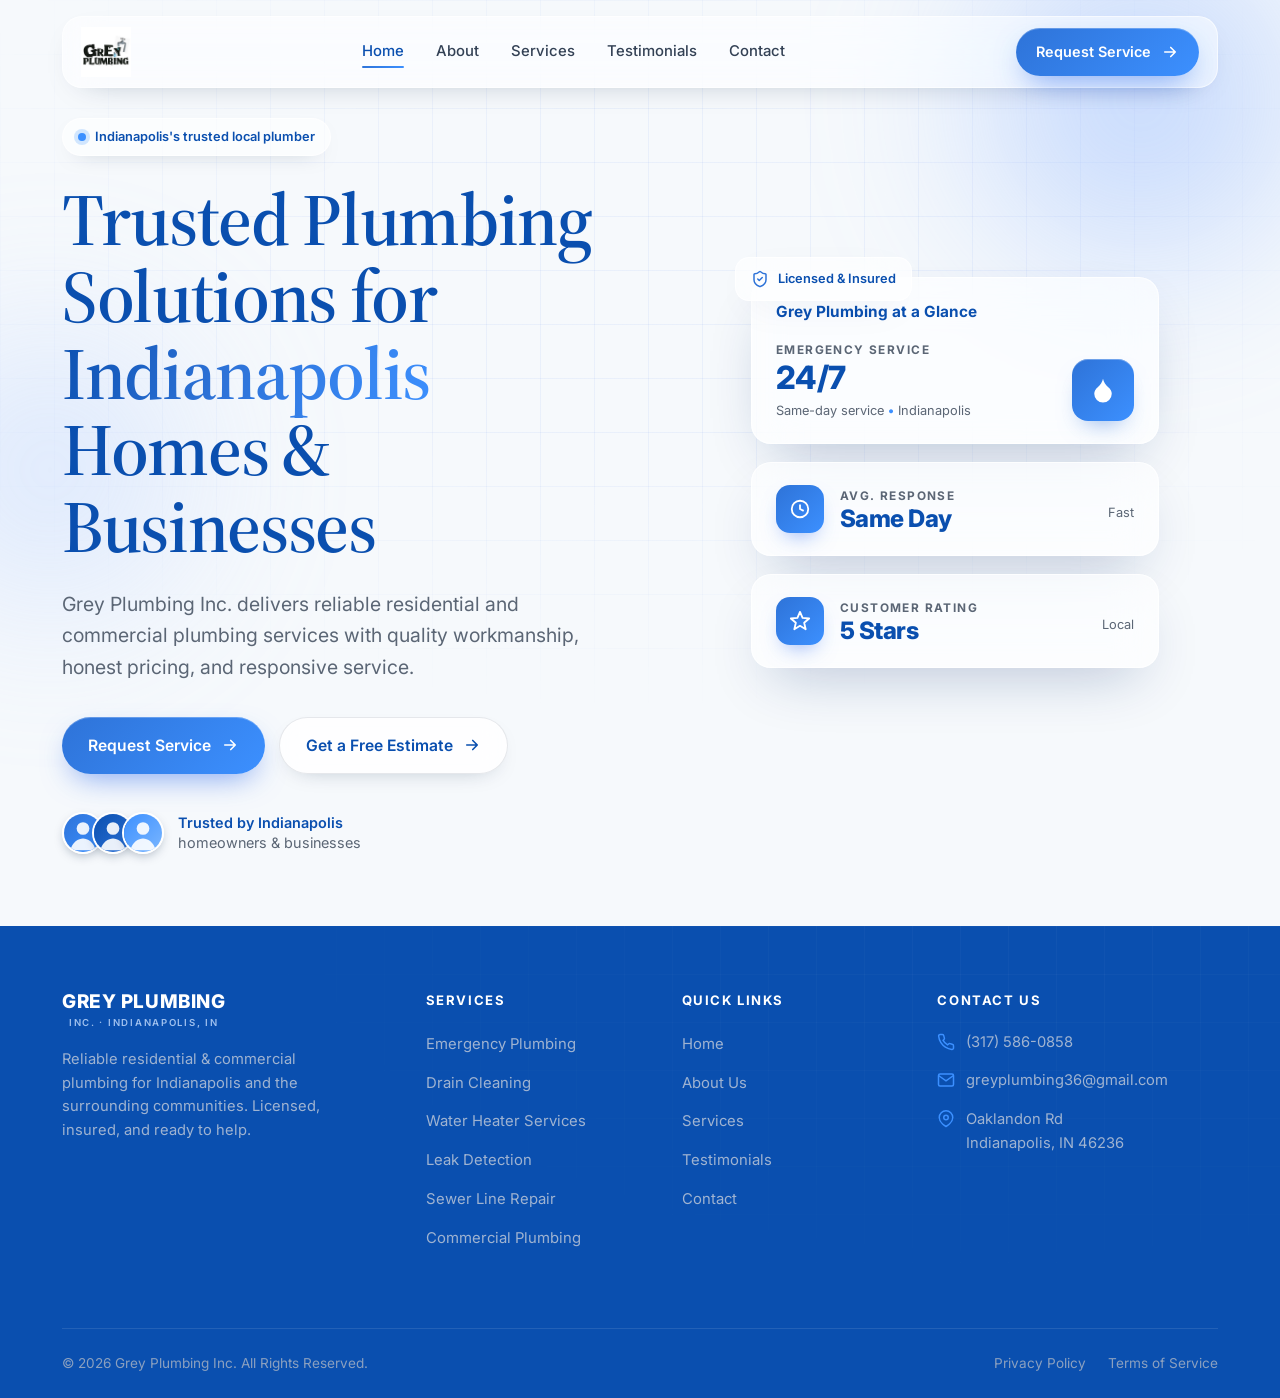
<file: index.html>
<!DOCTYPE html>
<html lang="en">
<head>
  <meta charset="UTF-8" />
  <meta name="viewport" content="width=device-width, initial-scale=1.0" />

  <title>Grey Plumbing Inc. | Professional Plumbing Services in Indianapolis, IN</title>
  <meta name="description" content="Grey Plumbing Inc. provides residential and commercial plumbing services throughout Indianapolis, Indiana. Emergency repairs, drain cleaning, water heaters, leak detection, and more." />
  <meta name="keywords" content="Grey Plumbing Inc, Indianapolis plumber, plumbing services Indianapolis, emergency plumber Indianapolis, drain cleaning Indianapolis, water heater repair Indianapolis" />
  <meta name="author" content="Grey Plumbing Inc." />
  <meta name="theme-color" content="#0A4FAF" />
  <link rel="canonical" href="https://zjhunter29.github.io/grey-plumbing/" />

  <meta property="og:type" content="website" />
  <meta property="og:title" content="Grey Plumbing Inc. | Professional Plumbing Services in Indianapolis, IN" />
  <meta property="og:description" content="Reliable residential and commercial plumbing services across Indianapolis — emergency repairs, drain cleaning, water heaters, leak detection, and more." />
  <meta property="og:site_name" content="Grey Plumbing Inc." />
  <meta property="og:url" content="https://zjhunter29.github.io/grey-plumbing/" />
  <meta property="og:image" content="https://zjhunter29.github.io/grey-plumbing/logo.jpg" />
  <meta name="twitter:card" content="summary_large_image" />
  <meta name="twitter:title" content="Grey Plumbing Inc. | Indianapolis Plumbing Services" />
  <meta name="twitter:description" content="Trusted residential & commercial plumbing in Indianapolis, IN." />
  <meta name="twitter:image" content="https://zjhunter29.github.io/grey-plumbing/logo.jpg" />

  <link rel="icon" href="logo.jpg" />

  <link rel="preconnect" href="https://fonts.googleapis.com" />
  <link rel="preconnect" href="https://fonts.gstatic.com" crossorigin />
  <link href="https://fonts.googleapis.com/css2?family=Inter:wght@400;500;600;700;800;900&family=Source+Serif+4:opsz,wght@8..60,400;8..60,500;8..60,600;8..60,700&display=swap" rel="stylesheet" />

  <link rel="stylesheet" href="styles.css" />
  <noscript><style>.reveal{opacity:1 !important;transform:none !important}</style></noscript>

  <script type="application/ld+json">
  {
    "@context":"https://schema.org",
    "@type":"Plumber",
    "name":"Grey Plumbing Inc.",
    "description":"Residential and commercial plumbing services in Indianapolis, Indiana — emergency repairs, drain cleaning, water heaters, leak detection, sewer line services, and more.",
    "@id":"https://zjhunter29.github.io/grey-plumbing/",
    "url":"https://zjhunter29.github.io/grey-plumbing/",
    "image":"https://zjhunter29.github.io/grey-plumbing/logo.jpg",
    "telephone":"+1-317-586-0858",
    "email":"greyplumbing36@gmail.com",
    "priceRange":"$$",
    "address":{
      "@type":"PostalAddress",
      "streetAddress":"Oaklandon Rd",
      "addressLocality":"Indianapolis",
      "addressRegion":"IN",
      "postalCode":"46236",
      "addressCountry":"US"
    },
    "areaServed":"Indianapolis, IN and surrounding communities",
    "openingHoursSpecification":{
      "@type":"OpeningHoursSpecification",
      "dayOfWeek":["Monday","Tuesday","Wednesday","Thursday","Friday"],
      "opens":"08:00","closes":"18:00"
    }
  }
  </script>
</head>
<body>
  <a class="skip-link" href="#main">Skip to content</a>

  <!-- ===================== NAVBAR ===================== -->
  <header class="nav" id="nav">
    <div class="container">
      <div class="nav-inner">
        <a class="brand" href="index.html" aria-label="Grey Plumbing Inc. home">
          <img class="brand-logo" src="logo.jpg" width="819" height="819" alt="Grey Plumbing Inc." />
        </a>

        <nav class="nav-menu" aria-label="Primary">
          <div class="nav-links">
            <a href="index.html" class="active" aria-current="page">Home</a>
            <a href="about.html">About</a>
            <a href="services.html">Services</a>
            <a href="testimonials.html">Testimonials</a>
            <a href="contact.html">Contact</a>
          </div>
        </nav>

        <div class="nav-cta">
          <a href="contact.html" class="btn btn-primary">
            <span>Request Service</span>
            <svg viewBox="0 0 24 24" fill="none" stroke="currentColor" stroke-width="2.2" stroke-linecap="round" stroke-linejoin="round" aria-hidden="true"><path d="M5 12h14M13 6l6 6-6 6"/></svg>
          </a>
          <button class="nav-toggle" id="navToggle" aria-label="Toggle menu" aria-expanded="false" aria-controls="mobilePanel">
            <span></span><span></span><span></span>
          </button>
        </div>
      </div>
    </div>
  </header>

  <div class="mobile-panel" id="mobilePanel">
    <a href="index.html" class="active" aria-current="page">Home <svg viewBox="0 0 24 24" fill="none" stroke="currentColor" stroke-width="2.2" stroke-linecap="round"><path d="M9 6l6 6-6 6"/></svg></a>
    <a href="about.html">About <svg viewBox="0 0 24 24" fill="none" stroke="currentColor" stroke-width="2.2" stroke-linecap="round"><path d="M9 6l6 6-6 6"/></svg></a>
    <a href="services.html">Services <svg viewBox="0 0 24 24" fill="none" stroke="currentColor" stroke-width="2.2" stroke-linecap="round"><path d="M9 6l6 6-6 6"/></svg></a>
    <a href="testimonials.html">Testimonials <svg viewBox="0 0 24 24" fill="none" stroke="currentColor" stroke-width="2.2" stroke-linecap="round"><path d="M9 6l6 6-6 6"/></svg></a>
    <a href="contact.html">Contact <svg viewBox="0 0 24 24" fill="none" stroke="currentColor" stroke-width="2.2" stroke-linecap="round"><path d="M9 6l6 6-6 6"/></svg></a>
    <a href="contact.html" class="btn btn-primary">Request Service</a>
  </div>

  <main id="main">
    <!-- ===================== HERO ===================== -->
    <section class="hero" id="home">
      <span class="orb orb-a" aria-hidden="true"></span>
      <span class="orb orb-b" aria-hidden="true"></span>
      <div class="grid-bg" aria-hidden="true"></div>

      <div class="container">
        <div class="hero-grid">
          <div class="hero-copy">
            <span class="hero-badge reveal"><span class="dot"></span> Indianapolis's trusted local plumber</span>
            <h1 class="reveal d1">Trusted Plumbing Solutions for <span class="gtext">Indianapolis</span> Homes &amp; Businesses</h1>
            <p class="hero-lead reveal d2">Grey Plumbing Inc. delivers reliable residential and commercial plumbing services with quality workmanship, honest pricing, and responsive service.</p>
            <div class="hero-actions reveal d3">
              <a href="contact.html" class="btn btn-primary">
                <span>Request Service</span>
                <svg viewBox="0 0 24 24" fill="none" stroke="currentColor" stroke-width="2.2" stroke-linecap="round" stroke-linejoin="round" aria-hidden="true"><path d="M5 12h14M13 6l6 6-6 6"/></svg>
              </a>
              <a href="contact.html" class="btn btn-ghost">
                <span>Get a Free Estimate</span>
                <svg viewBox="0 0 24 24" fill="none" stroke="currentColor" stroke-width="2.2" stroke-linecap="round" stroke-linejoin="round" aria-hidden="true"><path d="M5 12h14M13 6l6 6-6 6"/></svg>
              </a>
            </div>
            <div class="trust reveal d4">
              <div class="avatars" aria-hidden="true">
                <span class="av">
                  <svg viewBox="0 0 42 42"><defs><linearGradient id="a1" x1="0" y1="0" x2="1" y2="1"><stop offset="0" stop-color="#2E73D8"/><stop offset="1" stop-color="#3C90FF"/></linearGradient></defs><rect width="42" height="42" fill="url(#a1)"/><circle cx="21" cy="16" r="7" fill="#fff" opacity=".9"/><path d="M7 40c2-9 9-13 14-13s12 4 14 13z" fill="#fff" opacity=".9"/></svg>
                </span>
                <span class="av">
                  <svg viewBox="0 0 42 42"><defs><linearGradient id="a2" x1="0" y1="0" x2="1" y2="1"><stop offset="0" stop-color="#0A4FAF"/><stop offset="1" stop-color="#2E73D8"/></linearGradient></defs><rect width="42" height="42" fill="url(#a2)"/><circle cx="21" cy="16" r="7" fill="#fff" opacity=".9"/><path d="M7 40c2-9 9-13 14-13s12 4 14 13z" fill="#fff" opacity=".9"/></svg>
                </span>
                <span class="av">
                  <svg viewBox="0 0 42 42"><defs><linearGradient id="a3" x1="0" y1="0" x2="1" y2="1"><stop offset="0" stop-color="#3C90FF"/><stop offset="1" stop-color="#7AB6FF"/></linearGradient></defs><rect width="42" height="42" fill="url(#a3)"/><circle cx="21" cy="16" r="7" fill="#fff" opacity=".9"/><path d="M7 40c2-9 9-13 14-13s12 4 14 13z" fill="#fff" opacity=".9"/></svg>
                </span>
              </div>
              <p class="trust-text"><strong>Trusted by Indianapolis</strong> homeowners &amp; businesses</p>
            </div>
          </div>

          <!-- HERO VISUAL: trust dashboard -->
          <div class="hero-visual reveal d2" aria-hidden="true">
            <div class="dash">
              <div class="spark glass sweep spark-1">
                <svg viewBox="0 0 24 24" fill="none" stroke="currentColor" stroke-width="2" stroke-linecap="round" stroke-linejoin="round"><path d="M20 13c0 5-3.5 7.5-7.66 8.95a1 1 0 0 1-.67-.01C7.5 20.5 4 18 4 13V6a1 1 0 0 1 1-1c2 0 4.5-1.2 6.24-2.72a1.17 1.17 0 0 1 1.52 0C14.51 3.81 17 5 19 5a1 1 0 0 1 1 1z"/><path d="m9 12 2 2 4-4"/></svg>
                Licensed &amp; Insured
              </div>

              <div class="dcard dcard-main glass">
                <div class="dtitle"><span>Grey Plumbing at a Glance</span></div>
                <div class="dlabel">Emergency Service</div>
                <div class="drow">
                  <div>
                    <div class="dval">24/7</div>
                    <div class="dsub">Same-day service <span class="up">&bull;</span> Indianapolis</div>
                  </div>
                  <span class="dtile"><svg viewBox="0 0 24 24" fill="currentColor" aria-hidden="true"><path d="M12 22a7 7 0 0 0 7-7c0-2-1-3.9-3-5.5s-3.5-4-4-6.5c-.5 2.5-2 4.9-4 6.5C6 11.1 5 13 5 15a7 7 0 0 0 7 7z"/></svg></span>
                </div>
              </div>

              <div class="dcard dmini glass">
                <span class="icon blue"><svg viewBox="0 0 24 24" fill="none" stroke="currentColor" stroke-width="2"><circle cx="12" cy="12" r="9"/><path d="M12 7v5l4 2"/></svg></span>
                <div class="meta"><div class="dlabel">Avg. Response</div><div class="v">Same Day</div></div>
                <div class="dsub">Fast</div>
              </div>

              <div class="dcard dmini glass">
                <span class="icon blue"><svg viewBox="0 0 24 24" fill="none" stroke="currentColor" stroke-width="2" stroke-linejoin="round"><path d="M12 17.27L18.18 21l-1.64-7.03L22 9.24l-7.19-.61L12 2 9.19 8.63 2 9.24l5.46 4.73L5.82 21z"/></svg></span>
                <div class="meta"><div class="dlabel">Customer Rating</div><div class="v">5 Stars</div></div>
                <div class="dsub">Local</div>
              </div>
            </div>
          </div>
        </div>
      </div>
    </section>
  </main>

  <!-- ===================== FOOTER ===================== -->
  <footer class="footer">
    <div class="container">
      <div class="footer-top">
        <div class="footer-brand fcol">
          <a class="brand footer-wordmark" href="index.html" aria-label="Grey Plumbing Inc. home">
            <span class="fw-1">GREY PLUMBING</span>
            <span class="fw-2">Inc. &middot; Indianapolis, IN</span>
          </a>
          <p>Reliable residential &amp; commercial plumbing for Indianapolis and the surrounding communities. Licensed, insured, and ready to help.</p>
        </div>

        <div class="fcol">
          <h5>Services</h5>
          <ul>
            <li><a href="services.html">Emergency Plumbing</a></li>
            <li><a href="services.html">Drain Cleaning</a></li>
            <li><a href="services.html">Water Heater Services</a></li>
            <li><a href="services.html">Leak Detection</a></li>
            <li><a href="services.html">Sewer Line Repair</a></li>
            <li><a href="services.html">Commercial Plumbing</a></li>
          </ul>
        </div>

        <div class="fcol">
          <h5>Quick Links</h5>
          <ul>
            <li><a href="index.html">Home</a></li>
            <li><a href="about.html">About Us</a></li>
            <li><a href="services.html">Services</a></li>
            <li><a href="testimonials.html">Testimonials</a></li>
            <li><a href="contact.html">Contact</a></li>
          </ul>
        </div>

        <div class="fcol">
          <h5>Contact Us</h5>
          <div class="ci"><svg viewBox="0 0 24 24" fill="none" stroke="currentColor" stroke-width="2"><path d="M22 16.9v3a2 2 0 0 1-2.2 2 19.8 19.8 0 0 1-8.6-3 19.5 19.5 0 0 1-6-6 19.8 19.8 0 0 1-3-8.6A2 2 0 0 1 4.1 2h3a2 2 0 0 1 2 1.7c.1 1 .4 1.9.7 2.8a2 2 0 0 1-.5 2.1L8.1 9.9a16 16 0 0 0 6 6l1.3-1.2a2 2 0 0 1 2.1-.5c.9.3 1.8.6 2.8.7a2 2 0 0 1 1.7 2z"/></svg><a href="tel:+13175860858">(317) 586-0858</a></div>
          <div class="ci"><svg viewBox="0 0 24 24" fill="none" stroke="currentColor" stroke-width="2"><rect x="2" y="4" width="20" height="16" rx="2"/><path d="m22 6-10 7L2 6"/></svg><a href="mailto:greyplumbing36@gmail.com">greyplumbing36@gmail.com</a></div>
          <div class="ci"><svg viewBox="0 0 24 24" fill="none" stroke="currentColor" stroke-width="2"><path d="M21 10c0 7-9 12-9 12s-9-5-9-12a9 9 0 0 1 18 0z"/><circle cx="12" cy="10" r="3"/></svg><span>Oaklandon Rd<br />Indianapolis, IN 46236</span></div>
        </div>
      </div>

      <div class="footer-bottom">
        <p>&copy; <span id="year">2026</span> Grey Plumbing Inc. All Rights Reserved.</p>
        <div class="fb-links">
          <a href="#">Privacy Policy</a>
          <a href="#">Terms of Service</a>
        </div>
      </div>
    </div>
  </footer>

  <script src="script.js"></script>
</body>
</html>
</file>
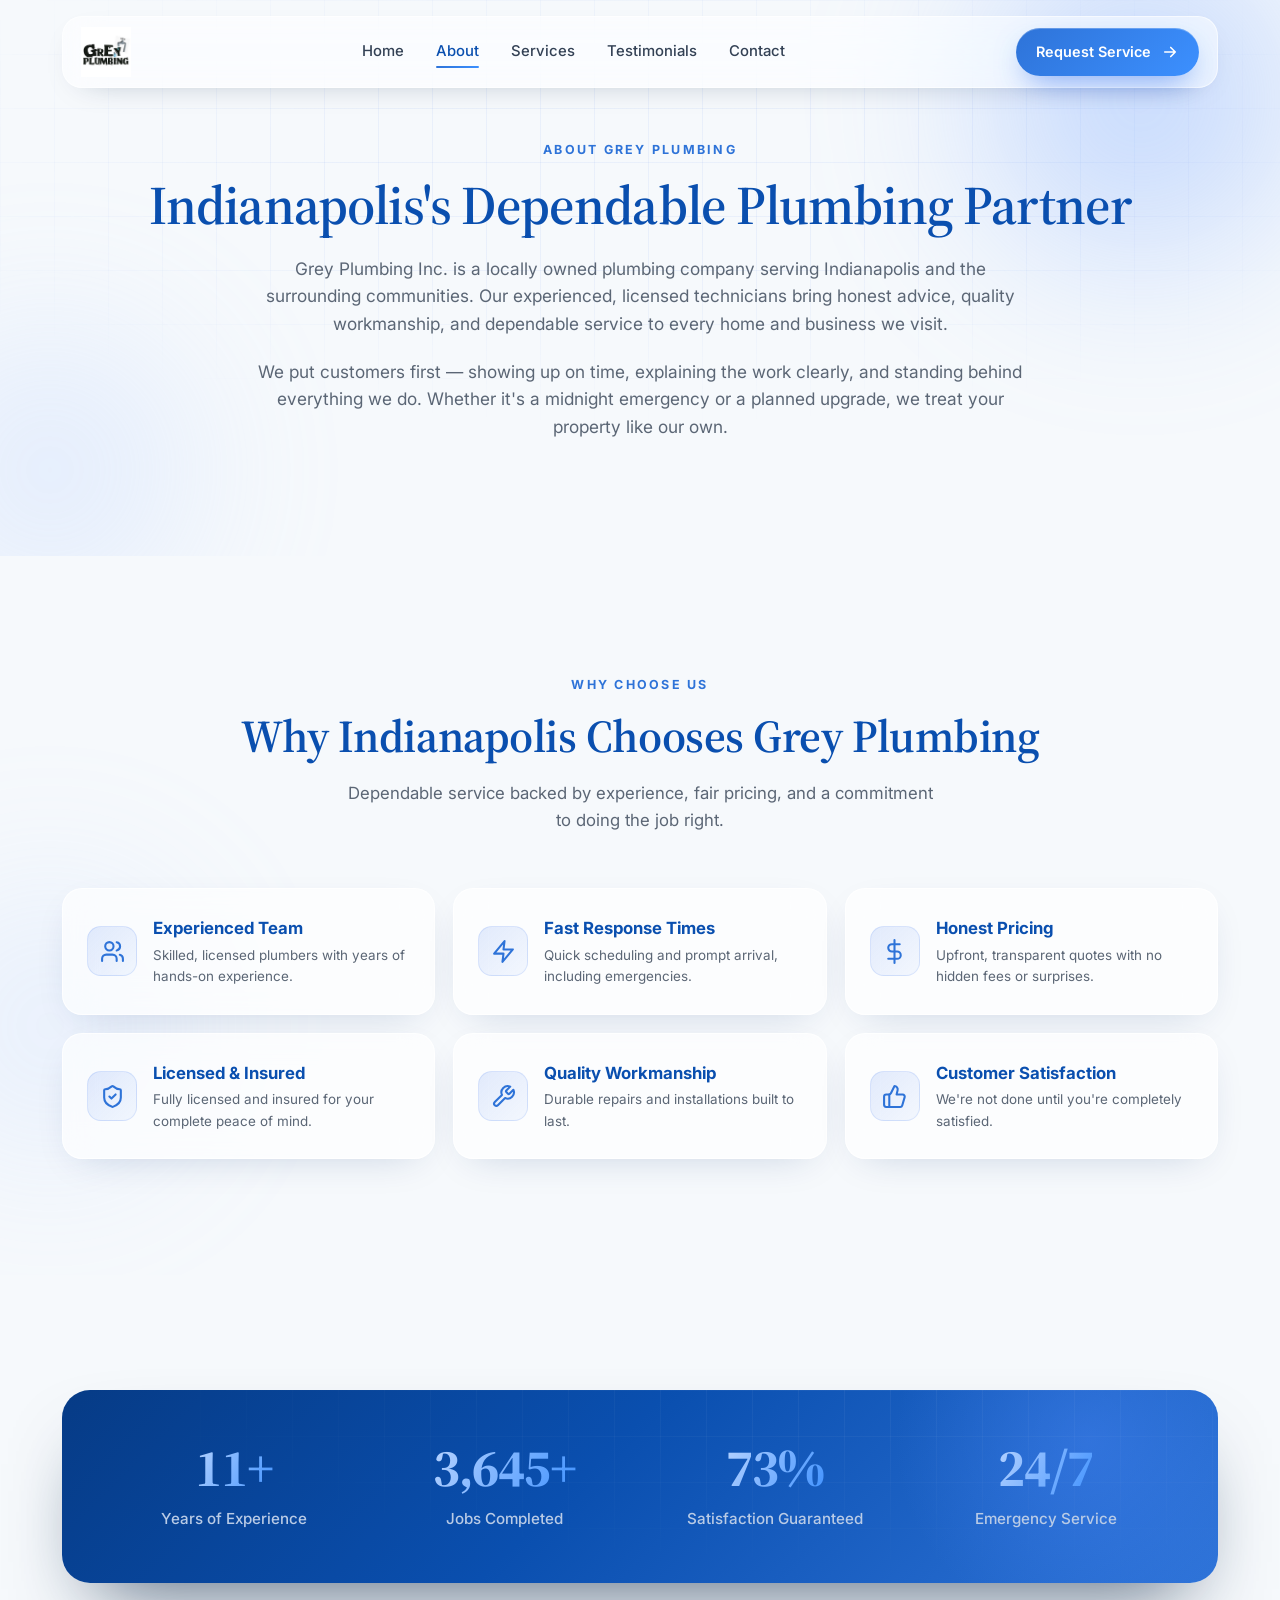
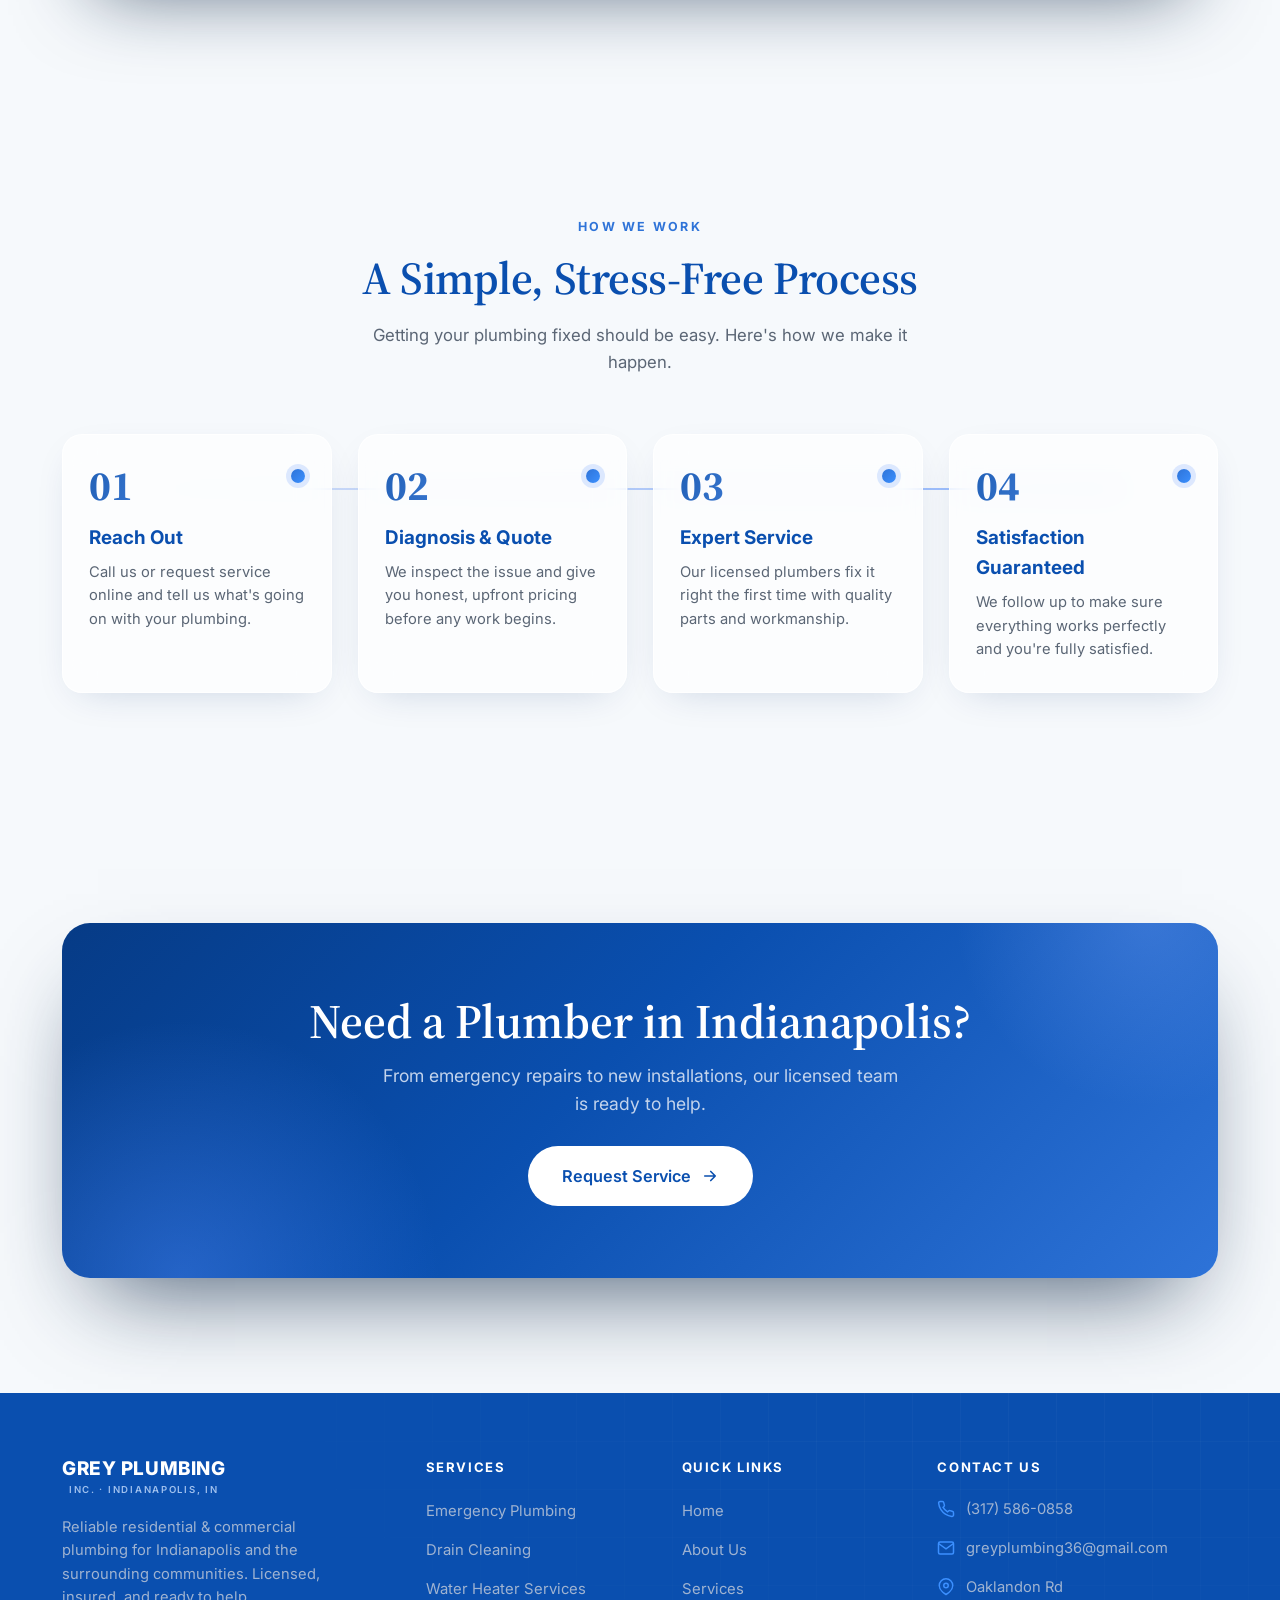
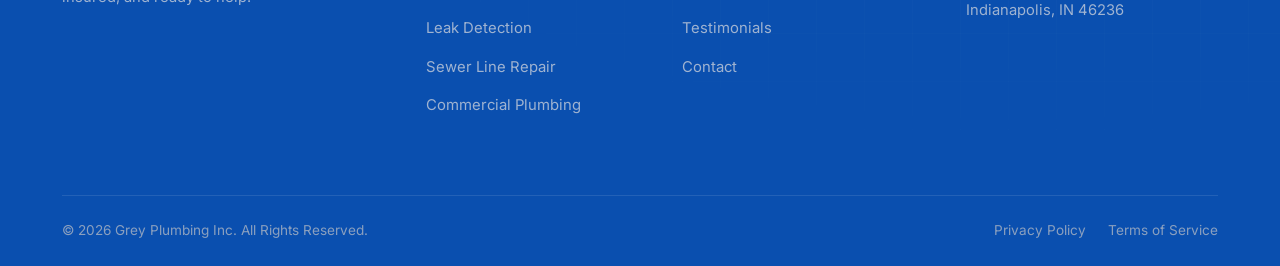
<file: about.html>
<!DOCTYPE html>
<html lang="en">
<head>
  <meta charset="UTF-8" />
  <meta name="viewport" content="width=device-width, initial-scale=1.0" />

  <title>About | Grey Plumbing Inc. — Indianapolis Plumber</title>
  <meta name="description" content="Grey Plumbing Inc. is a locally owned, licensed and insured plumbing company serving Indianapolis, Indiana with experienced technicians and customer-first service." />
  <meta name="keywords" content="about Grey Plumbing, Indianapolis plumber, licensed insured plumber Indianapolis, local plumbing company" />
  <meta name="author" content="Grey Plumbing Inc." />
  <meta name="theme-color" content="#0A4FAF" />
  <link rel="canonical" href="https://zjhunter29.github.io/grey-plumbing/about.html" />

  <meta property="og:type" content="website" />
  <meta property="og:title" content="About | Grey Plumbing Inc." />
  <meta property="og:description" content="A locally owned, licensed and insured Indianapolis plumbing company built on quality workmanship and customer-first service." />
  <meta property="og:site_name" content="Grey Plumbing Inc." />
  <meta property="og:url" content="https://zjhunter29.github.io/grey-plumbing/about.html" />
  <meta property="og:image" content="https://zjhunter29.github.io/grey-plumbing/logo.jpg" />
  <meta name="twitter:card" content="summary_large_image" />
  <meta name="twitter:title" content="About | Grey Plumbing Inc." />
  <meta name="twitter:description" content="Indianapolis's dependable, locally owned plumbing partner." />
  <meta name="twitter:image" content="https://zjhunter29.github.io/grey-plumbing/logo.jpg" />

  <link rel="icon" href="logo.jpg" />

  <link rel="preconnect" href="https://fonts.googleapis.com" />
  <link rel="preconnect" href="https://fonts.gstatic.com" crossorigin />
  <link href="https://fonts.googleapis.com/css2?family=Inter:wght@400;500;600;700;800;900&family=Source+Serif+4:opsz,wght@8..60,400;8..60,500;8..60,600;8..60,700&display=swap" rel="stylesheet" />

  <link rel="stylesheet" href="styles.css" />
  <noscript><style>.reveal{opacity:1 !important;transform:none !important}</style></noscript>
</head>
<body>
  <a class="skip-link" href="#main">Skip to content</a>

  <header class="nav" id="nav">
    <div class="container">
      <div class="nav-inner">
        <a class="brand" href="index.html" aria-label="Grey Plumbing Inc. home">
          <img class="brand-logo" src="logo.jpg" width="819" height="819" alt="Grey Plumbing Inc." />
        </a>
        <nav class="nav-menu" aria-label="Primary">
          <div class="nav-links">
            <a href="index.html">Home</a>
            <a href="about.html" class="active" aria-current="page">About</a>
            <a href="services.html">Services</a>
            <a href="testimonials.html">Testimonials</a>
            <a href="contact.html">Contact</a>
          </div>
        </nav>
        <div class="nav-cta">
          <a href="contact.html" class="btn btn-primary">
            <span>Request Service</span>
            <svg viewBox="0 0 24 24" fill="none" stroke="currentColor" stroke-width="2.2" stroke-linecap="round" stroke-linejoin="round" aria-hidden="true"><path d="M5 12h14M13 6l6 6-6 6"/></svg>
          </a>
          <button class="nav-toggle" id="navToggle" aria-label="Toggle menu" aria-expanded="false" aria-controls="mobilePanel">
            <span></span><span></span><span></span>
          </button>
        </div>
      </div>
    </div>
  </header>

  <div class="mobile-panel" id="mobilePanel">
    <a href="index.html">Home <svg viewBox="0 0 24 24" fill="none" stroke="currentColor" stroke-width="2.2" stroke-linecap="round"><path d="M9 6l6 6-6 6"/></svg></a>
    <a href="about.html" class="active" aria-current="page">About <svg viewBox="0 0 24 24" fill="none" stroke="currentColor" stroke-width="2.2" stroke-linecap="round"><path d="M9 6l6 6-6 6"/></svg></a>
    <a href="services.html">Services <svg viewBox="0 0 24 24" fill="none" stroke="currentColor" stroke-width="2.2" stroke-linecap="round"><path d="M9 6l6 6-6 6"/></svg></a>
    <a href="testimonials.html">Testimonials <svg viewBox="0 0 24 24" fill="none" stroke="currentColor" stroke-width="2.2" stroke-linecap="round"><path d="M9 6l6 6-6 6"/></svg></a>
    <a href="contact.html">Contact <svg viewBox="0 0 24 24" fill="none" stroke="currentColor" stroke-width="2.2" stroke-linecap="round"><path d="M9 6l6 6-6 6"/></svg></a>
    <a href="contact.html" class="btn btn-primary">Request Service</a>
  </div>

  <main id="main">
    <section class="section page-hero" id="about">
      <span class="orb orb-a" aria-hidden="true"></span>
      <span class="orb orb-b" style="opacity:.3" aria-hidden="true"></span>
      <div class="grid-bg" aria-hidden="true"></div>
      <div class="container">
        <div class="center">
          <span class="eyebrow reveal">About Grey Plumbing</span>
          <h1 class="page-title reveal d1">Indianapolis's Dependable Plumbing Partner</h1>
        </div>
        <div class="about-intro center">
          <p class="reveal d2">Grey Plumbing Inc. is a locally owned plumbing company serving Indianapolis and the surrounding communities. Our experienced, licensed technicians bring honest advice, quality workmanship, and dependable service to every home and business we visit.</p>
          <p class="reveal d3">We put customers first — showing up on time, explaining the work clearly, and standing behind everything we do. Whether it's a midnight emergency or a planned upgrade, we treat your property like our own.</p>
        </div>
      </div>
    </section>

    <!-- WHY CHOOSE US -->
    <section class="section" id="why">
      <span class="orb orb-b" style="opacity:.22" aria-hidden="true"></span>
      <div class="container">
        <div class="center">
          <span class="eyebrow reveal">Why Choose Us</span>
          <h2 class="section-title reveal d1">Why Indianapolis Chooses Grey Plumbing</h2>
          <p class="section-sub reveal d2">Dependable service backed by experience, fair pricing, and a commitment to doing the job right.</p>
        </div>

        <div class="ind-grid">
          <article class="ind-card reveal d1">
            <span class="iico"><svg viewBox="0 0 24 24" fill="none" stroke="currentColor" stroke-width="2" stroke-linecap="round" stroke-linejoin="round"><path d="M16 21v-2a4 4 0 0 0-4-4H6a4 4 0 0 0-4 4v2"/><circle cx="9" cy="7" r="4"/><path d="M22 21v-2a4 4 0 0 0-3-3.87M16 3.13A4 4 0 0 1 16 11"/></svg></span>
            <div><h4>Experienced Team</h4><p>Skilled, licensed plumbers with years of hands-on experience.</p></div>
          </article>
          <article class="ind-card reveal d2">
            <span class="iico"><svg viewBox="0 0 24 24" fill="none" stroke="currentColor" stroke-width="2" stroke-linecap="round" stroke-linejoin="round"><path d="M13 2 3 14h9l-1 8 10-12h-9z"/></svg></span>
            <div><h4>Fast Response Times</h4><p>Quick scheduling and prompt arrival, including emergencies.</p></div>
          </article>
          <article class="ind-card reveal d3">
            <span class="iico"><svg viewBox="0 0 24 24" fill="none" stroke="currentColor" stroke-width="2" stroke-linecap="round" stroke-linejoin="round"><path d="M12 1v22"/><path d="M17 5H9.5a3.5 3.5 0 0 0 0 7h5a3.5 3.5 0 0 1 0 7H6"/></svg></span>
            <div><h4>Honest Pricing</h4><p>Upfront, transparent quotes with no hidden fees or surprises.</p></div>
          </article>
          <article class="ind-card reveal d1">
            <span class="iico"><svg viewBox="0 0 24 24" fill="none" stroke="currentColor" stroke-width="2" stroke-linecap="round" stroke-linejoin="round"><path d="M20 13c0 5-3.5 7.5-7.66 8.95a1 1 0 0 1-.67-.01C7.5 20.5 4 18 4 13V6a1 1 0 0 1 1-1c2 0 4.5-1.2 6.24-2.72a1.17 1.17 0 0 1 1.52 0C14.51 3.81 17 5 19 5a1 1 0 0 1 1 1z"/><path d="m9 12 2 2 4-4"/></svg></span>
            <div><h4>Licensed &amp; Insured</h4><p>Fully licensed and insured for your complete peace of mind.</p></div>
          </article>
          <article class="ind-card reveal d2">
            <span class="iico"><svg viewBox="0 0 24 24" fill="none" stroke="currentColor" stroke-width="2" stroke-linecap="round" stroke-linejoin="round"><path d="M14.7 6.3a1 1 0 0 0 0 1.4l1.6 1.6a1 1 0 0 0 1.4 0l3.77-3.77a6 6 0 0 1-7.94 7.94l-6.91 6.91a2.12 2.12 0 0 1-3-3l6.91-6.91a6 6 0 0 1 7.94-7.94l-3.76 3.76z"/></svg></span>
            <div><h4>Quality Workmanship</h4><p>Durable repairs and installations built to last.</p></div>
          </article>
          <article class="ind-card reveal d3">
            <span class="iico"><svg viewBox="0 0 24 24" fill="none" stroke="currentColor" stroke-width="2" stroke-linecap="round" stroke-linejoin="round"><path d="M7 10v12"/><path d="M15 5.88 14 10h5.83a2 2 0 0 1 1.92 2.56l-2.33 8A2 2 0 0 1 17.5 22H4a2 2 0 0 1-2-2v-8a2 2 0 0 1 2-2h2.76a2 2 0 0 0 1.79-1.11L12 2a3.13 3.13 0 0 1 3 3.88z"/></svg></span>
            <div><h4>Customer Satisfaction</h4><p>We're not done until you're completely satisfied.</p></div>
          </article>
        </div>
      </div>
    </section>

    <!-- STATS -->
    <section class="section stats-band">
      <div class="container">
        <div class="stats-inner reveal">
          <div class="stats-grid">
            <div class="stat">
              <div class="num"><span class="gtext" data-target="15" data-suffix="+">0</span></div>
              <div class="lbl">Years of Experience</div>
            </div>
            <div class="stat">
              <div class="num"><span class="gtext" data-target="5000" data-suffix="+">0</span></div>
              <div class="lbl">Jobs Completed</div>
            </div>
            <div class="stat">
              <div class="num"><span class="gtext" data-target="100" data-suffix="%">0</span></div>
              <div class="lbl">Satisfaction Guaranteed</div>
            </div>
            <div class="stat">
              <div class="num"><span class="gtext">24/7</span></div>
              <div class="lbl">Emergency Service</div>
            </div>
          </div>
        </div>
      </div>
    </section>

    <!-- PROCESS -->
    <section class="section" id="process">
      <div class="container">
        <div class="center">
          <span class="eyebrow reveal">How We Work</span>
          <h2 class="section-title reveal d1">A Simple, Stress-Free Process</h2>
          <p class="section-sub reveal d2">Getting your plumbing fixed should be easy. Here's how we make it happen.</p>
        </div>

        <div class="proc-grid">
          <div class="proc-line" aria-hidden="true"></div>
          <article class="step reveal d1">
            <span class="sdot" aria-hidden="true"></span>
            <div class="snum">01</div>
            <h4>Reach Out</h4>
            <p>Call us or request service online and tell us what's going on with your plumbing.</p>
          </article>
          <article class="step reveal d2">
            <span class="sdot" aria-hidden="true"></span>
            <div class="snum">02</div>
            <h4>Diagnosis &amp; Quote</h4>
            <p>We inspect the issue and give you honest, upfront pricing before any work begins.</p>
          </article>
          <article class="step reveal d3">
            <span class="sdot" aria-hidden="true"></span>
            <div class="snum">03</div>
            <h4>Expert Service</h4>
            <p>Our licensed plumbers fix it right the first time with quality parts and workmanship.</p>
          </article>
          <article class="step reveal d4">
            <span class="sdot" aria-hidden="true"></span>
            <div class="snum">04</div>
            <h4>Satisfaction Guaranteed</h4>
            <p>We follow up to make sure everything works perfectly and you're fully satisfied.</p>
          </article>
        </div>
      </div>
    </section>

    <section class="section cta-band">
      <div class="container">
        <div class="cta-inner reveal">
          <h2>Need a Plumber in Indianapolis?</h2>
          <p>From emergency repairs to new installations, our licensed team is ready to help.</p>
          <a href="contact.html" class="btn btn-light">
            <span>Request Service</span>
            <svg viewBox="0 0 24 24" fill="none" stroke="currentColor" stroke-width="2.2" stroke-linecap="round" stroke-linejoin="round" aria-hidden="true"><path d="M5 12h14M13 6l6 6-6 6"/></svg>
          </a>
        </div>
      </div>
    </section>
  </main>

  <footer class="footer">
    <div class="container">
      <div class="footer-top">
        <div class="footer-brand fcol">
          <a class="brand footer-wordmark" href="index.html" aria-label="Grey Plumbing Inc. home">
            <span class="fw-1">GREY PLUMBING</span>
            <span class="fw-2">Inc. &middot; Indianapolis, IN</span>
          </a>
          <p>Reliable residential &amp; commercial plumbing for Indianapolis and the surrounding communities. Licensed, insured, and ready to help.</p>
        </div>

        <div class="fcol">
          <h5>Services</h5>
          <ul>
            <li><a href="services.html">Emergency Plumbing</a></li>
            <li><a href="services.html">Drain Cleaning</a></li>
            <li><a href="services.html">Water Heater Services</a></li>
            <li><a href="services.html">Leak Detection</a></li>
            <li><a href="services.html">Sewer Line Repair</a></li>
            <li><a href="services.html">Commercial Plumbing</a></li>
          </ul>
        </div>

        <div class="fcol">
          <h5>Quick Links</h5>
          <ul>
            <li><a href="index.html">Home</a></li>
            <li><a href="about.html">About Us</a></li>
            <li><a href="services.html">Services</a></li>
            <li><a href="testimonials.html">Testimonials</a></li>
            <li><a href="contact.html">Contact</a></li>
          </ul>
        </div>

        <div class="fcol">
          <h5>Contact Us</h5>
          <div class="ci"><svg viewBox="0 0 24 24" fill="none" stroke="currentColor" stroke-width="2"><path d="M22 16.9v3a2 2 0 0 1-2.2 2 19.8 19.8 0 0 1-8.6-3 19.5 19.5 0 0 1-6-6 19.8 19.8 0 0 1-3-8.6A2 2 0 0 1 4.1 2h3a2 2 0 0 1 2 1.7c.1 1 .4 1.9.7 2.8a2 2 0 0 1-.5 2.1L8.1 9.9a16 16 0 0 0 6 6l1.3-1.2a2 2 0 0 1 2.1-.5c.9.3 1.8.6 2.8.7a2 2 0 0 1 1.7 2z"/></svg><a href="tel:+13175860858">(317) 586-0858</a></div>
          <div class="ci"><svg viewBox="0 0 24 24" fill="none" stroke="currentColor" stroke-width="2"><rect x="2" y="4" width="20" height="16" rx="2"/><path d="m22 6-10 7L2 6"/></svg><a href="mailto:greyplumbing36@gmail.com">greyplumbing36@gmail.com</a></div>
          <div class="ci"><svg viewBox="0 0 24 24" fill="none" stroke="currentColor" stroke-width="2"><path d="M21 10c0 7-9 12-9 12s-9-5-9-12a9 9 0 0 1 18 0z"/><circle cx="12" cy="10" r="3"/></svg><span>Oaklandon Rd<br />Indianapolis, IN 46236</span></div>
        </div>
      </div>

      <div class="footer-bottom">
        <p>&copy; <span id="year">2026</span> Grey Plumbing Inc. All Rights Reserved.</p>
        <div class="fb-links">
          <a href="#">Privacy Policy</a>
          <a href="#">Terms of Service</a>
        </div>
      </div>
    </div>
  </footer>

  <script src="script.js"></script>
</body>
</html>
</file>
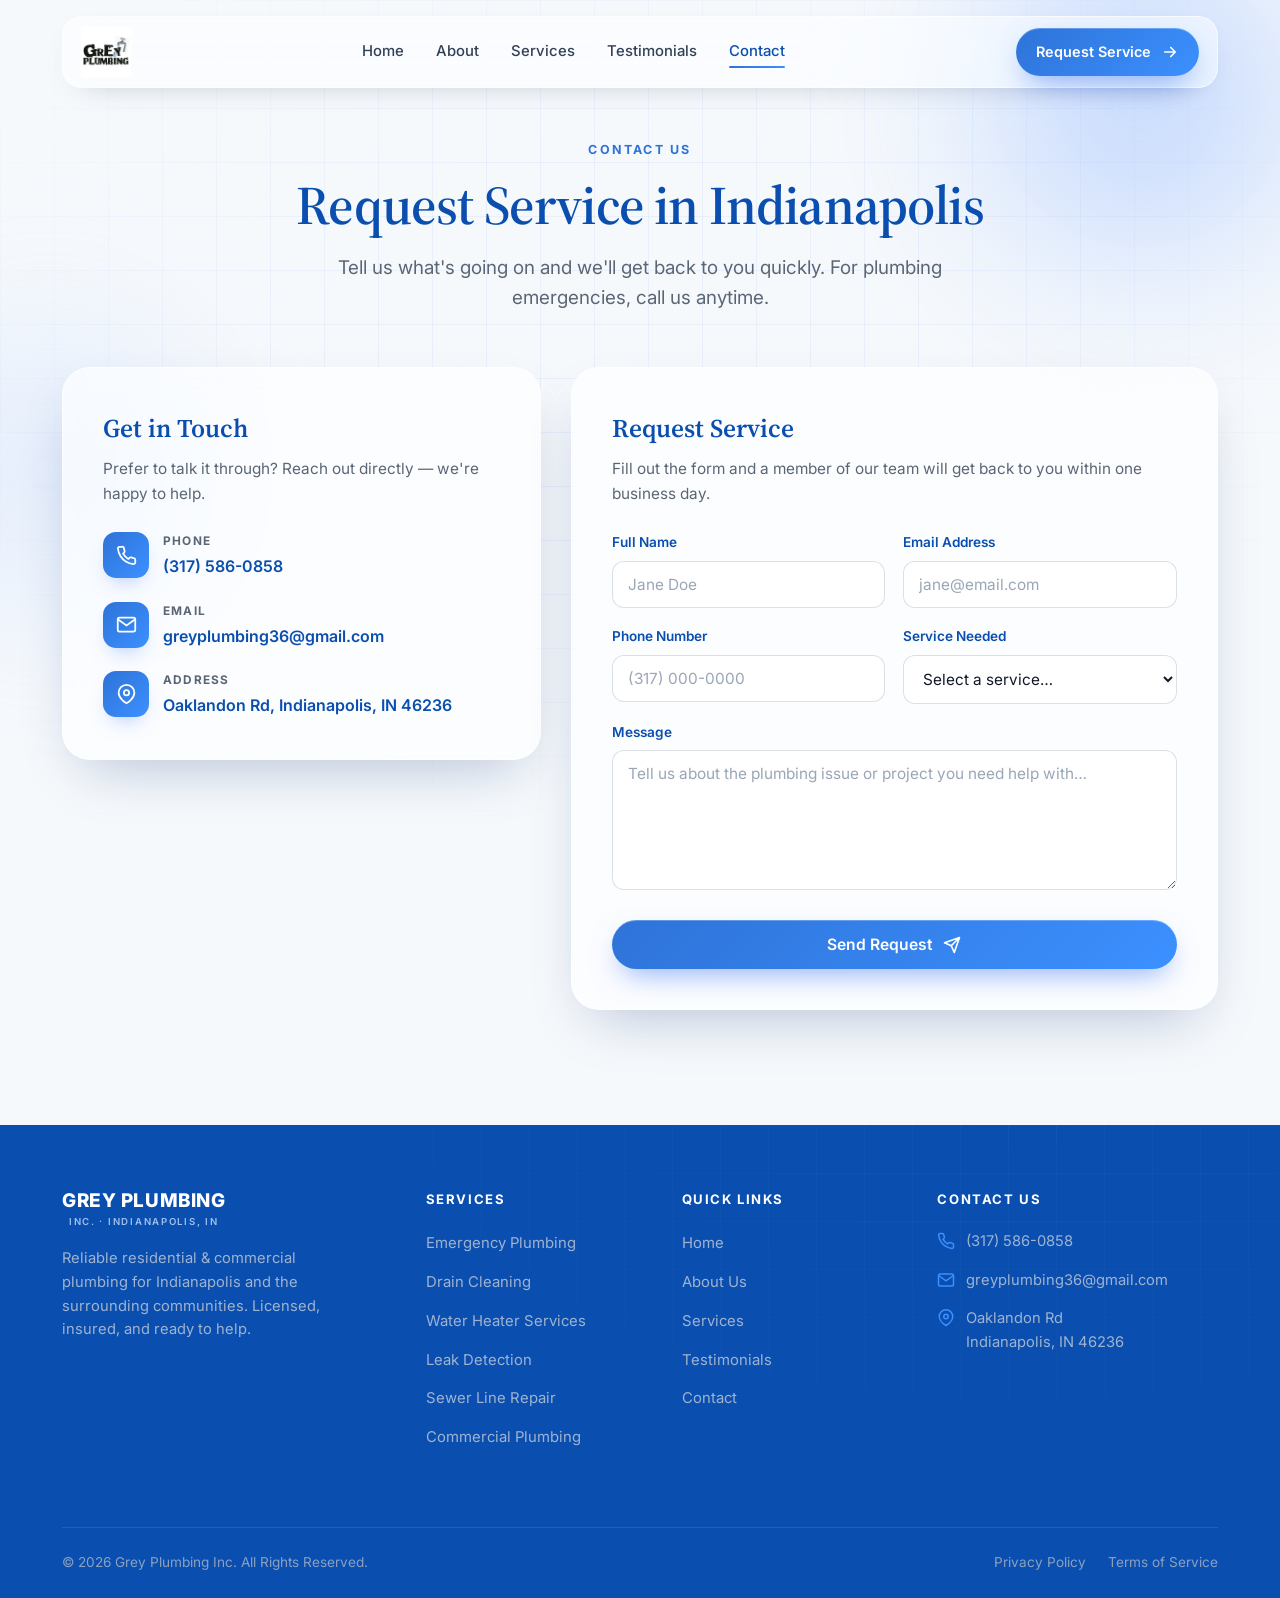
<file: contact.html>
<!DOCTYPE html>
<html lang="en">
<head>
  <meta charset="UTF-8" />
  <meta name="viewport" content="width=device-width, initial-scale=1.0" />

  <title>Contact | Grey Plumbing Inc. — Request Service in Indianapolis</title>
  <meta name="description" content="Contact Grey Plumbing Inc. for residential and commercial plumbing service in Indianapolis, Indiana. Call (317) 586-0858 or request service online." />
  <meta name="keywords" content="contact Grey Plumbing, request plumbing service Indianapolis, Indianapolis plumber phone, emergency plumber contact" />
  <meta name="author" content="Grey Plumbing Inc." />
  <meta name="theme-color" content="#0A4FAF" />
  <link rel="canonical" href="https://zjhunter29.github.io/grey-plumbing/contact.html" />

  <meta property="og:type" content="website" />
  <meta property="og:title" content="Contact | Grey Plumbing Inc." />
  <meta property="og:description" content="Request residential or commercial plumbing service in Indianapolis, IN." />
  <meta property="og:site_name" content="Grey Plumbing Inc." />
  <meta property="og:url" content="https://zjhunter29.github.io/grey-plumbing/contact.html" />
  <meta property="og:image" content="https://zjhunter29.github.io/grey-plumbing/logo.jpg" />
  <meta name="twitter:card" content="summary_large_image" />
  <meta name="twitter:title" content="Contact | Grey Plumbing Inc." />
  <meta name="twitter:description" content="Request plumbing service in Indianapolis, IN." />
  <meta name="twitter:image" content="https://zjhunter29.github.io/grey-plumbing/logo.jpg" />

  <link rel="icon" href="logo.jpg" />

  <link rel="preconnect" href="https://fonts.googleapis.com" />
  <link rel="preconnect" href="https://fonts.gstatic.com" crossorigin />
  <link href="https://fonts.googleapis.com/css2?family=Inter:wght@400;500;600;700;800;900&family=Source+Serif+4:opsz,wght@8..60,400;8..60,500;8..60,600;8..60,700&display=swap" rel="stylesheet" />

  <link rel="stylesheet" href="styles.css" />
  <noscript><style>.reveal{opacity:1 !important;transform:none !important}</style></noscript>
</head>
<body>
  <a class="skip-link" href="#main">Skip to content</a>

  <header class="nav" id="nav">
    <div class="container">
      <div class="nav-inner">
        <a class="brand" href="index.html" aria-label="Grey Plumbing Inc. home">
          <img class="brand-logo" src="logo.jpg" width="819" height="819" alt="Grey Plumbing Inc." />
        </a>
        <nav class="nav-menu" aria-label="Primary">
          <div class="nav-links">
            <a href="index.html">Home</a>
            <a href="about.html">About</a>
            <a href="services.html">Services</a>
            <a href="testimonials.html">Testimonials</a>
            <a href="contact.html" class="active" aria-current="page">Contact</a>
          </div>
        </nav>
        <div class="nav-cta">
          <a href="contact.html" class="btn btn-primary">
            <span>Request Service</span>
            <svg viewBox="0 0 24 24" fill="none" stroke="currentColor" stroke-width="2.2" stroke-linecap="round" stroke-linejoin="round" aria-hidden="true"><path d="M5 12h14M13 6l6 6-6 6"/></svg>
          </a>
          <button class="nav-toggle" id="navToggle" aria-label="Toggle menu" aria-expanded="false" aria-controls="mobilePanel">
            <span></span><span></span><span></span>
          </button>
        </div>
      </div>
    </div>
  </header>

  <div class="mobile-panel" id="mobilePanel">
    <a href="index.html">Home <svg viewBox="0 0 24 24" fill="none" stroke="currentColor" stroke-width="2.2" stroke-linecap="round"><path d="M9 6l6 6-6 6"/></svg></a>
    <a href="about.html">About <svg viewBox="0 0 24 24" fill="none" stroke="currentColor" stroke-width="2.2" stroke-linecap="round"><path d="M9 6l6 6-6 6"/></svg></a>
    <a href="services.html">Services <svg viewBox="0 0 24 24" fill="none" stroke="currentColor" stroke-width="2.2" stroke-linecap="round"><path d="M9 6l6 6-6 6"/></svg></a>
    <a href="testimonials.html">Testimonials <svg viewBox="0 0 24 24" fill="none" stroke="currentColor" stroke-width="2.2" stroke-linecap="round"><path d="M9 6l6 6-6 6"/></svg></a>
    <a href="contact.html" class="active" aria-current="page">Contact <svg viewBox="0 0 24 24" fill="none" stroke="currentColor" stroke-width="2.2" stroke-linecap="round"><path d="M9 6l6 6-6 6"/></svg></a>
    <a href="contact.html" class="btn btn-primary">Request Service</a>
  </div>

  <main id="main">
    <section class="section page-hero" id="contact">
      <span class="orb orb-a" aria-hidden="true"></span>
      <span class="orb orb-b" style="opacity:.3" aria-hidden="true"></span>
      <div class="grid-bg" aria-hidden="true"></div>
      <div class="container">
        <div class="center">
          <span class="eyebrow reveal">Contact Us</span>
          <h1 class="page-title reveal d1">Request Service in Indianapolis</h1>
          <p class="page-lead reveal d2">Tell us what's going on and we'll get back to you quickly. For plumbing emergencies, call us anytime.</p>
        </div>

        <div class="contact-grid" style="margin-top:54px">
          <div class="contact-card contact-info reveal d2">
            <h2>Get in Touch</h2>
            <p class="muted">Prefer to talk it through? Reach out directly — we're happy to help.</p>

            <div class="cinfo">
              <span class="ci-ico"><svg viewBox="0 0 24 24" fill="none" stroke="currentColor" stroke-width="2"><path d="M22 16.9v3a2 2 0 0 1-2.2 2 19.8 19.8 0 0 1-8.6-3 19.5 19.5 0 0 1-6-6 19.8 19.8 0 0 1-3-8.6A2 2 0 0 1 4.1 2h3a2 2 0 0 1 2 1.7c.1 1 .4 1.9.7 2.8a2 2 0 0 1-.5 2.1L8.1 9.9a16 16 0 0 0 6 6l1.3-1.2a2 2 0 0 1 2.1-.5c.9.3 1.8.6 2.8.7a2 2 0 0 1 1.7 2z"/></svg></span>
              <div class="ci-meta"><div class="k">Phone</div><div class="v"><a href="tel:+13175860858">(317) 586-0858</a></div></div>
            </div>
            <div class="cinfo">
              <span class="ci-ico"><svg viewBox="0 0 24 24" fill="none" stroke="currentColor" stroke-width="2"><rect x="2" y="4" width="20" height="16" rx="2"/><path d="m22 6-10 7L2 6"/></svg></span>
              <div class="ci-meta"><div class="k">Email</div><div class="v"><a href="mailto:greyplumbing36@gmail.com">greyplumbing36@gmail.com</a></div></div>
            </div>
            <div class="cinfo">
              <span class="ci-ico"><svg viewBox="0 0 24 24" fill="none" stroke="currentColor" stroke-width="2"><path d="M21 10c0 7-9 12-9 12s-9-5-9-12a9 9 0 0 1 18 0z"/><circle cx="12" cy="10" r="3"/></svg></span>
              <div class="ci-meta"><div class="k">Address</div><div class="v">Oaklandon Rd, Indianapolis, IN 46236</div></div>
            </div>
          </div>

          <div class="contact-card contact-form-card reveal d3">
            <h2>Request Service</h2>
            <p class="muted">Fill out the form and a member of our team will get back to you within one business day.</p>
            <form id="contactForm" novalidate>
              <div class="field-row">
                <div class="field">
                  <label for="cf-name">Full Name</label>
                  <input id="cf-name" name="name" type="text" placeholder="Jane Doe" autocomplete="name" required />
                </div>
                <div class="field">
                  <label for="cf-email">Email Address</label>
                  <input id="cf-email" name="email" type="email" placeholder="jane@email.com" autocomplete="email" required />
                </div>
              </div>
              <div class="field-row">
                <div class="field">
                  <label for="cf-phone">Phone Number</label>
                  <input id="cf-phone" name="phone" type="tel" placeholder="(317) 000-0000" autocomplete="tel" />
                </div>
                <div class="field">
                  <label for="cf-service">Service Needed</label>
                  <select id="cf-service" name="service">
                    <option value="">Select a service…</option>
                    <option>Emergency Plumbing</option>
                    <option>Drain Cleaning</option>
                    <option>Water Heater Services</option>
                    <option>Leak Detection</option>
                    <option>Sewer Line Repair</option>
                    <option>Commercial Plumbing</option>
                    <option>Other / Not Sure</option>
                  </select>
                </div>
              </div>
              <div class="field">
                <label for="cf-message">Message</label>
                <textarea id="cf-message" name="message" placeholder="Tell us about the plumbing issue or project you need help with…"></textarea>
              </div>
              <button type="submit" class="btn btn-primary form-submit">
                <span>Send Request</span>
                <svg viewBox="0 0 24 24" fill="none" stroke="currentColor" stroke-width="2.2" stroke-linecap="round" stroke-linejoin="round" aria-hidden="true"><path d="M22 2 11 13M22 2l-7 20-4-9-9-4 20-7z"/></svg>
              </button>
              <p class="form-note" id="contactNote" role="status" aria-live="polite" tabindex="-1">Thanks for reaching out — we'll be in touch within one business day.</p>
            </form>
          </div>
        </div>
      </div>
    </section>
  </main>

  <footer class="footer">
    <div class="container">
      <div class="footer-top">
        <div class="footer-brand fcol">
          <a class="brand footer-wordmark" href="index.html" aria-label="Grey Plumbing Inc. home">
            <span class="fw-1">GREY PLUMBING</span>
            <span class="fw-2">Inc. &middot; Indianapolis, IN</span>
          </a>
          <p>Reliable residential &amp; commercial plumbing for Indianapolis and the surrounding communities. Licensed, insured, and ready to help.</p>
        </div>

        <div class="fcol">
          <h5>Services</h5>
          <ul>
            <li><a href="services.html">Emergency Plumbing</a></li>
            <li><a href="services.html">Drain Cleaning</a></li>
            <li><a href="services.html">Water Heater Services</a></li>
            <li><a href="services.html">Leak Detection</a></li>
            <li><a href="services.html">Sewer Line Repair</a></li>
            <li><a href="services.html">Commercial Plumbing</a></li>
          </ul>
        </div>

        <div class="fcol">
          <h5>Quick Links</h5>
          <ul>
            <li><a href="index.html">Home</a></li>
            <li><a href="about.html">About Us</a></li>
            <li><a href="services.html">Services</a></li>
            <li><a href="testimonials.html">Testimonials</a></li>
            <li><a href="contact.html">Contact</a></li>
          </ul>
        </div>

        <div class="fcol">
          <h5>Contact Us</h5>
          <div class="ci"><svg viewBox="0 0 24 24" fill="none" stroke="currentColor" stroke-width="2"><path d="M22 16.9v3a2 2 0 0 1-2.2 2 19.8 19.8 0 0 1-8.6-3 19.5 19.5 0 0 1-6-6 19.8 19.8 0 0 1-3-8.6A2 2 0 0 1 4.1 2h3a2 2 0 0 1 2 1.7c.1 1 .4 1.9.7 2.8a2 2 0 0 1-.5 2.1L8.1 9.9a16 16 0 0 0 6 6l1.3-1.2a2 2 0 0 1 2.1-.5c.9.3 1.8.6 2.8.7a2 2 0 0 1 1.7 2z"/></svg><a href="tel:+13175860858">(317) 586-0858</a></div>
          <div class="ci"><svg viewBox="0 0 24 24" fill="none" stroke="currentColor" stroke-width="2"><rect x="2" y="4" width="20" height="16" rx="2"/><path d="m22 6-10 7L2 6"/></svg><a href="mailto:greyplumbing36@gmail.com">greyplumbing36@gmail.com</a></div>
          <div class="ci"><svg viewBox="0 0 24 24" fill="none" stroke="currentColor" stroke-width="2"><path d="M21 10c0 7-9 12-9 12s-9-5-9-12a9 9 0 0 1 18 0z"/><circle cx="12" cy="10" r="3"/></svg><span>Oaklandon Rd<br />Indianapolis, IN 46236</span></div>
        </div>
      </div>

      <div class="footer-bottom">
        <p>&copy; <span id="year">2026</span> Grey Plumbing Inc. All Rights Reserved.</p>
        <div class="fb-links">
          <a href="#">Privacy Policy</a>
          <a href="#">Terms of Service</a>
        </div>
      </div>
    </div>
  </footer>

  <script src="script.js"></script>
</body>
</html>
</file>
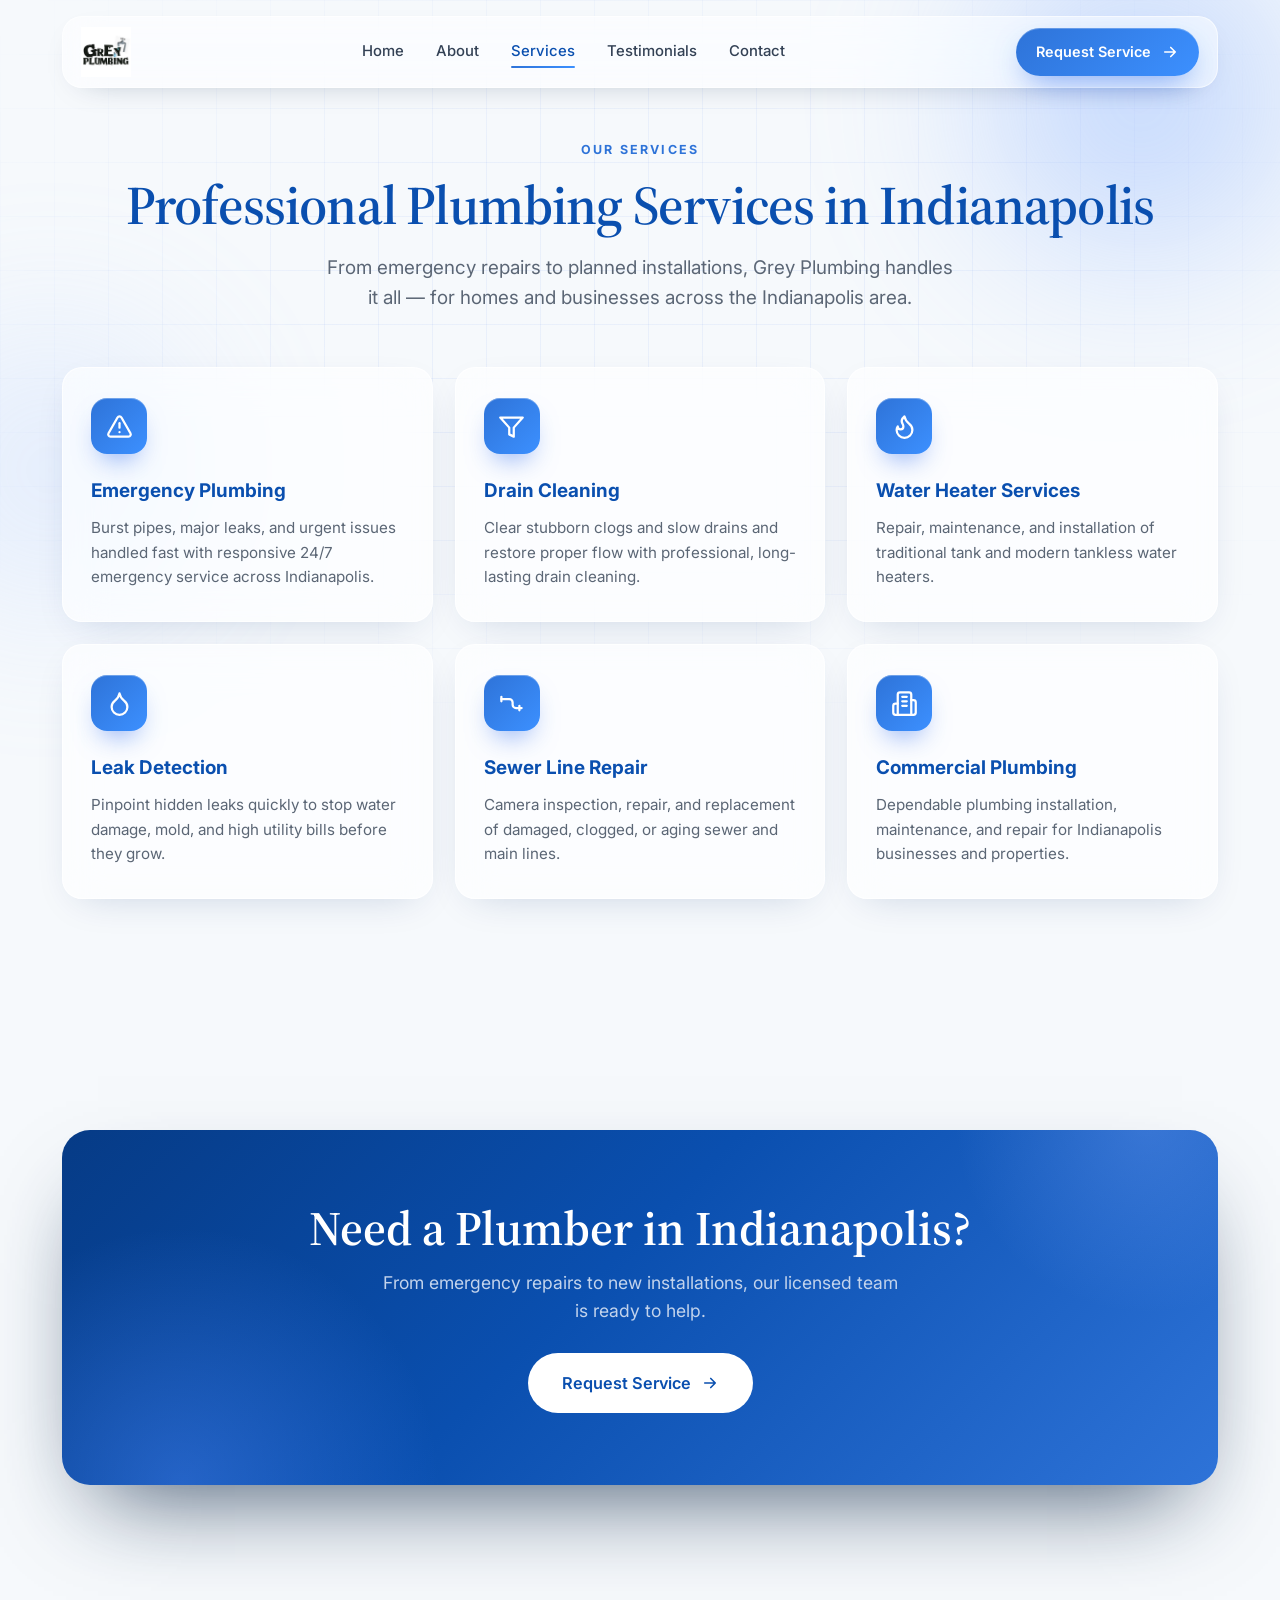
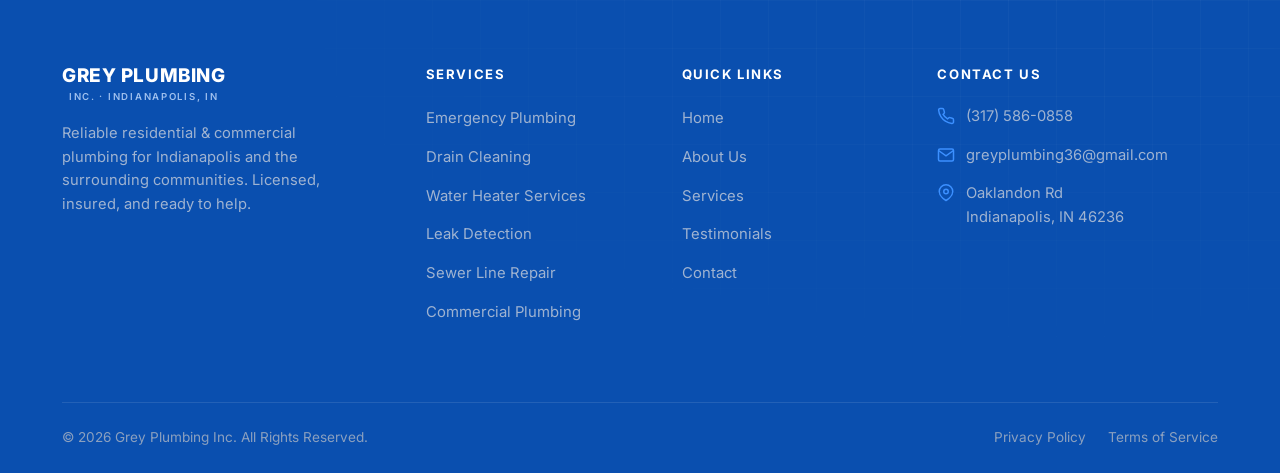
<file: services.html>
<!DOCTYPE html>
<html lang="en">
<head>
  <meta charset="UTF-8" />
  <meta name="viewport" content="width=device-width, initial-scale=1.0" />

  <title>Plumbing Services | Grey Plumbing Inc. — Indianapolis, IN</title>
  <meta name="description" content="Emergency plumbing, drain cleaning, water heater repair and installation, leak detection, sewer line repair, and commercial plumbing services in Indianapolis, Indiana." />
  <meta name="keywords" content="plumbing services Indianapolis, emergency plumber Indianapolis, drain cleaning, water heater repair, leak detection, sewer line repair, commercial plumbing" />
  <meta name="author" content="Grey Plumbing Inc." />
  <meta name="theme-color" content="#0A4FAF" />
  <link rel="canonical" href="https://zjhunter29.github.io/grey-plumbing/services.html" />

  <meta property="og:type" content="website" />
  <meta property="og:title" content="Plumbing Services | Grey Plumbing Inc." />
  <meta property="og:description" content="A full range of residential and commercial plumbing services across Indianapolis." />
  <meta property="og:site_name" content="Grey Plumbing Inc." />
  <meta property="og:url" content="https://zjhunter29.github.io/grey-plumbing/services.html" />
  <meta property="og:image" content="https://zjhunter29.github.io/grey-plumbing/logo.jpg" />
  <meta name="twitter:card" content="summary_large_image" />
  <meta name="twitter:title" content="Plumbing Services | Grey Plumbing Inc." />
  <meta name="twitter:description" content="Residential & commercial plumbing across Indianapolis." />
  <meta name="twitter:image" content="https://zjhunter29.github.io/grey-plumbing/logo.jpg" />

  <link rel="icon" href="logo.jpg" />

  <link rel="preconnect" href="https://fonts.googleapis.com" />
  <link rel="preconnect" href="https://fonts.gstatic.com" crossorigin />
  <link href="https://fonts.googleapis.com/css2?family=Inter:wght@400;500;600;700;800;900&family=Source+Serif+4:opsz,wght@8..60,400;8..60,500;8..60,600;8..60,700&display=swap" rel="stylesheet" />

  <link rel="stylesheet" href="styles.css" />
  <noscript><style>.reveal{opacity:1 !important;transform:none !important}</style></noscript>
</head>
<body>
  <a class="skip-link" href="#main">Skip to content</a>

  <header class="nav" id="nav">
    <div class="container">
      <div class="nav-inner">
        <a class="brand" href="index.html" aria-label="Grey Plumbing Inc. home">
          <img class="brand-logo" src="logo.jpg" width="819" height="819" alt="Grey Plumbing Inc." />
        </a>
        <nav class="nav-menu" aria-label="Primary">
          <div class="nav-links">
            <a href="index.html">Home</a>
            <a href="about.html">About</a>
            <a href="services.html" class="active" aria-current="page">Services</a>
            <a href="testimonials.html">Testimonials</a>
            <a href="contact.html">Contact</a>
          </div>
        </nav>
        <div class="nav-cta">
          <a href="contact.html" class="btn btn-primary">
            <span>Request Service</span>
            <svg viewBox="0 0 24 24" fill="none" stroke="currentColor" stroke-width="2.2" stroke-linecap="round" stroke-linejoin="round" aria-hidden="true"><path d="M5 12h14M13 6l6 6-6 6"/></svg>
          </a>
          <button class="nav-toggle" id="navToggle" aria-label="Toggle menu" aria-expanded="false" aria-controls="mobilePanel">
            <span></span><span></span><span></span>
          </button>
        </div>
      </div>
    </div>
  </header>

  <div class="mobile-panel" id="mobilePanel">
    <a href="index.html">Home <svg viewBox="0 0 24 24" fill="none" stroke="currentColor" stroke-width="2.2" stroke-linecap="round"><path d="M9 6l6 6-6 6"/></svg></a>
    <a href="about.html">About <svg viewBox="0 0 24 24" fill="none" stroke="currentColor" stroke-width="2.2" stroke-linecap="round"><path d="M9 6l6 6-6 6"/></svg></a>
    <a href="services.html" class="active" aria-current="page">Services <svg viewBox="0 0 24 24" fill="none" stroke="currentColor" stroke-width="2.2" stroke-linecap="round"><path d="M9 6l6 6-6 6"/></svg></a>
    <a href="testimonials.html">Testimonials <svg viewBox="0 0 24 24" fill="none" stroke="currentColor" stroke-width="2.2" stroke-linecap="round"><path d="M9 6l6 6-6 6"/></svg></a>
    <a href="contact.html">Contact <svg viewBox="0 0 24 24" fill="none" stroke="currentColor" stroke-width="2.2" stroke-linecap="round"><path d="M9 6l6 6-6 6"/></svg></a>
    <a href="contact.html" class="btn btn-primary">Request Service</a>
  </div>

  <main id="main">
    <section class="section page-hero" id="services">
      <span class="orb orb-a" aria-hidden="true"></span>
      <span class="orb orb-b" style="opacity:.3" aria-hidden="true"></span>
      <div class="grid-bg" aria-hidden="true"></div>
      <div class="container">
        <div class="center">
          <span class="eyebrow reveal">Our Services</span>
          <h1 class="page-title reveal d1">Professional Plumbing Services in Indianapolis</h1>
          <p class="page-lead reveal d2">From emergency repairs to planned installations, Grey Plumbing handles it all — for homes and businesses across the Indianapolis area.</p>
        </div>

        <div class="cards-grid">
          <article class="feature-card sweep reveal d1">
            <span class="ico"><svg viewBox="0 0 24 24" fill="none" stroke="currentColor" stroke-width="2" stroke-linecap="round" stroke-linejoin="round"><path d="m21.73 18-8-14a2 2 0 0 0-3.48 0l-8 14A2 2 0 0 0 4 21h16a2 2 0 0 0 1.73-3Z"/><path d="M12 9v4"/><path d="M12 17h.01"/></svg></span>
            <h3>Emergency Plumbing</h3>
            <p>Burst pipes, major leaks, and urgent issues handled fast with responsive 24/7 emergency service across Indianapolis.</p>
          </article>

          <article class="feature-card sweep reveal d2">
            <span class="ico"><svg viewBox="0 0 24 24" fill="none" stroke="currentColor" stroke-width="2" stroke-linecap="round" stroke-linejoin="round"><polygon points="22 4 2 4 10 13 10 19 14 21 14 13 22 4"/></svg></span>
            <h3>Drain Cleaning</h3>
            <p>Clear stubborn clogs and slow drains and restore proper flow with professional, long-lasting drain cleaning.</p>
          </article>

          <article class="feature-card sweep reveal d3">
            <span class="ico"><svg viewBox="0 0 24 24" fill="none" stroke="currentColor" stroke-width="2" stroke-linecap="round" stroke-linejoin="round"><path d="M8.5 14.5A2.5 2.5 0 0 0 11 12c0-1.38-.5-2-1-3-1.07-2.14-.22-4.05 2-6 .5 2.5 2 4.9 4 6.5 2 1.6 3 3.5 3 5.5a7 7 0 1 1-14 0c0-1.15.43-2.29 1-3a2.5 2.5 0 0 0 2.5 2.5z"/></svg></span>
            <h3>Water Heater Services</h3>
            <p>Repair, maintenance, and installation of traditional tank and modern tankless water heaters.</p>
          </article>

          <article class="feature-card sweep reveal d1">
            <span class="ico"><svg viewBox="0 0 24 24" fill="none" stroke="currentColor" stroke-width="2" stroke-linecap="round" stroke-linejoin="round"><path d="M12 22a7 7 0 0 0 7-7c0-2-1-3.9-3-5.5s-3.5-4-4-6.5c-.5 2.5-2 4.9-4 6.5C6 11.1 5 13 5 15a7 7 0 0 0 7 7z"/></svg></span>
            <h3>Leak Detection</h3>
            <p>Pinpoint hidden leaks quickly to stop water damage, mold, and high utility bills before they grow.</p>
          </article>

          <article class="feature-card sweep reveal d2">
            <span class="ico"><svg viewBox="0 0 24 24" fill="none" stroke="currentColor" stroke-width="2" stroke-linecap="round" stroke-linejoin="round"><path d="M3 8h7a3 3 0 0 1 3 3v2a3 3 0 0 0 3 3h5"/><path d="M3 6v4"/><path d="M19 14v4"/></svg></span>
            <h3>Sewer Line Repair</h3>
            <p>Camera inspection, repair, and replacement of damaged, clogged, or aging sewer and main lines.</p>
          </article>

          <article class="feature-card sweep reveal d3">
            <span class="ico"><svg viewBox="0 0 24 24" fill="none" stroke="currentColor" stroke-width="2" stroke-linecap="round" stroke-linejoin="round"><path d="M6 22V4a2 2 0 0 1 2-2h8a2 2 0 0 1 2 2v18Z"/><path d="M6 12H4a2 2 0 0 0-2 2v6a2 2 0 0 0 2 2h2"/><path d="M18 9h2a2 2 0 0 1 2 2v9a2 2 0 0 1-2 2h-2"/><path d="M10 6h4M10 10h4M10 14h4"/></svg></span>
            <h3>Commercial Plumbing</h3>
            <p>Dependable plumbing installation, maintenance, and repair for Indianapolis businesses and properties.</p>
          </article>
        </div>
      </div>
    </section>

    <section class="section cta-band">
      <div class="container">
        <div class="cta-inner reveal">
          <h2>Need a Plumber in Indianapolis?</h2>
          <p>From emergency repairs to new installations, our licensed team is ready to help.</p>
          <a href="contact.html" class="btn btn-light">
            <span>Request Service</span>
            <svg viewBox="0 0 24 24" fill="none" stroke="currentColor" stroke-width="2.2" stroke-linecap="round" stroke-linejoin="round" aria-hidden="true"><path d="M5 12h14M13 6l6 6-6 6"/></svg>
          </a>
        </div>
      </div>
    </section>
  </main>

  <footer class="footer">
    <div class="container">
      <div class="footer-top">
        <div class="footer-brand fcol">
          <a class="brand footer-wordmark" href="index.html" aria-label="Grey Plumbing Inc. home">
            <span class="fw-1">GREY PLUMBING</span>
            <span class="fw-2">Inc. &middot; Indianapolis, IN</span>
          </a>
          <p>Reliable residential &amp; commercial plumbing for Indianapolis and the surrounding communities. Licensed, insured, and ready to help.</p>
        </div>

        <div class="fcol">
          <h5>Services</h5>
          <ul>
            <li><a href="services.html">Emergency Plumbing</a></li>
            <li><a href="services.html">Drain Cleaning</a></li>
            <li><a href="services.html">Water Heater Services</a></li>
            <li><a href="services.html">Leak Detection</a></li>
            <li><a href="services.html">Sewer Line Repair</a></li>
            <li><a href="services.html">Commercial Plumbing</a></li>
          </ul>
        </div>

        <div class="fcol">
          <h5>Quick Links</h5>
          <ul>
            <li><a href="index.html">Home</a></li>
            <li><a href="about.html">About Us</a></li>
            <li><a href="services.html">Services</a></li>
            <li><a href="testimonials.html">Testimonials</a></li>
            <li><a href="contact.html">Contact</a></li>
          </ul>
        </div>

        <div class="fcol">
          <h5>Contact Us</h5>
          <div class="ci"><svg viewBox="0 0 24 24" fill="none" stroke="currentColor" stroke-width="2"><path d="M22 16.9v3a2 2 0 0 1-2.2 2 19.8 19.8 0 0 1-8.6-3 19.5 19.5 0 0 1-6-6 19.8 19.8 0 0 1-3-8.6A2 2 0 0 1 4.1 2h3a2 2 0 0 1 2 1.7c.1 1 .4 1.9.7 2.8a2 2 0 0 1-.5 2.1L8.1 9.9a16 16 0 0 0 6 6l1.3-1.2a2 2 0 0 1 2.1-.5c.9.3 1.8.6 2.8.7a2 2 0 0 1 1.7 2z"/></svg><a href="tel:+13175860858">(317) 586-0858</a></div>
          <div class="ci"><svg viewBox="0 0 24 24" fill="none" stroke="currentColor" stroke-width="2"><rect x="2" y="4" width="20" height="16" rx="2"/><path d="m22 6-10 7L2 6"/></svg><a href="mailto:greyplumbing36@gmail.com">greyplumbing36@gmail.com</a></div>
          <div class="ci"><svg viewBox="0 0 24 24" fill="none" stroke="currentColor" stroke-width="2"><path d="M21 10c0 7-9 12-9 12s-9-5-9-12a9 9 0 0 1 18 0z"/><circle cx="12" cy="10" r="3"/></svg><span>Oaklandon Rd<br />Indianapolis, IN 46236</span></div>
        </div>
      </div>

      <div class="footer-bottom">
        <p>&copy; <span id="year">2026</span> Grey Plumbing Inc. All Rights Reserved.</p>
        <div class="fb-links">
          <a href="#">Privacy Policy</a>
          <a href="#">Terms of Service</a>
        </div>
      </div>
    </div>
  </footer>

  <script src="script.js"></script>
</body>
</html>
</file>
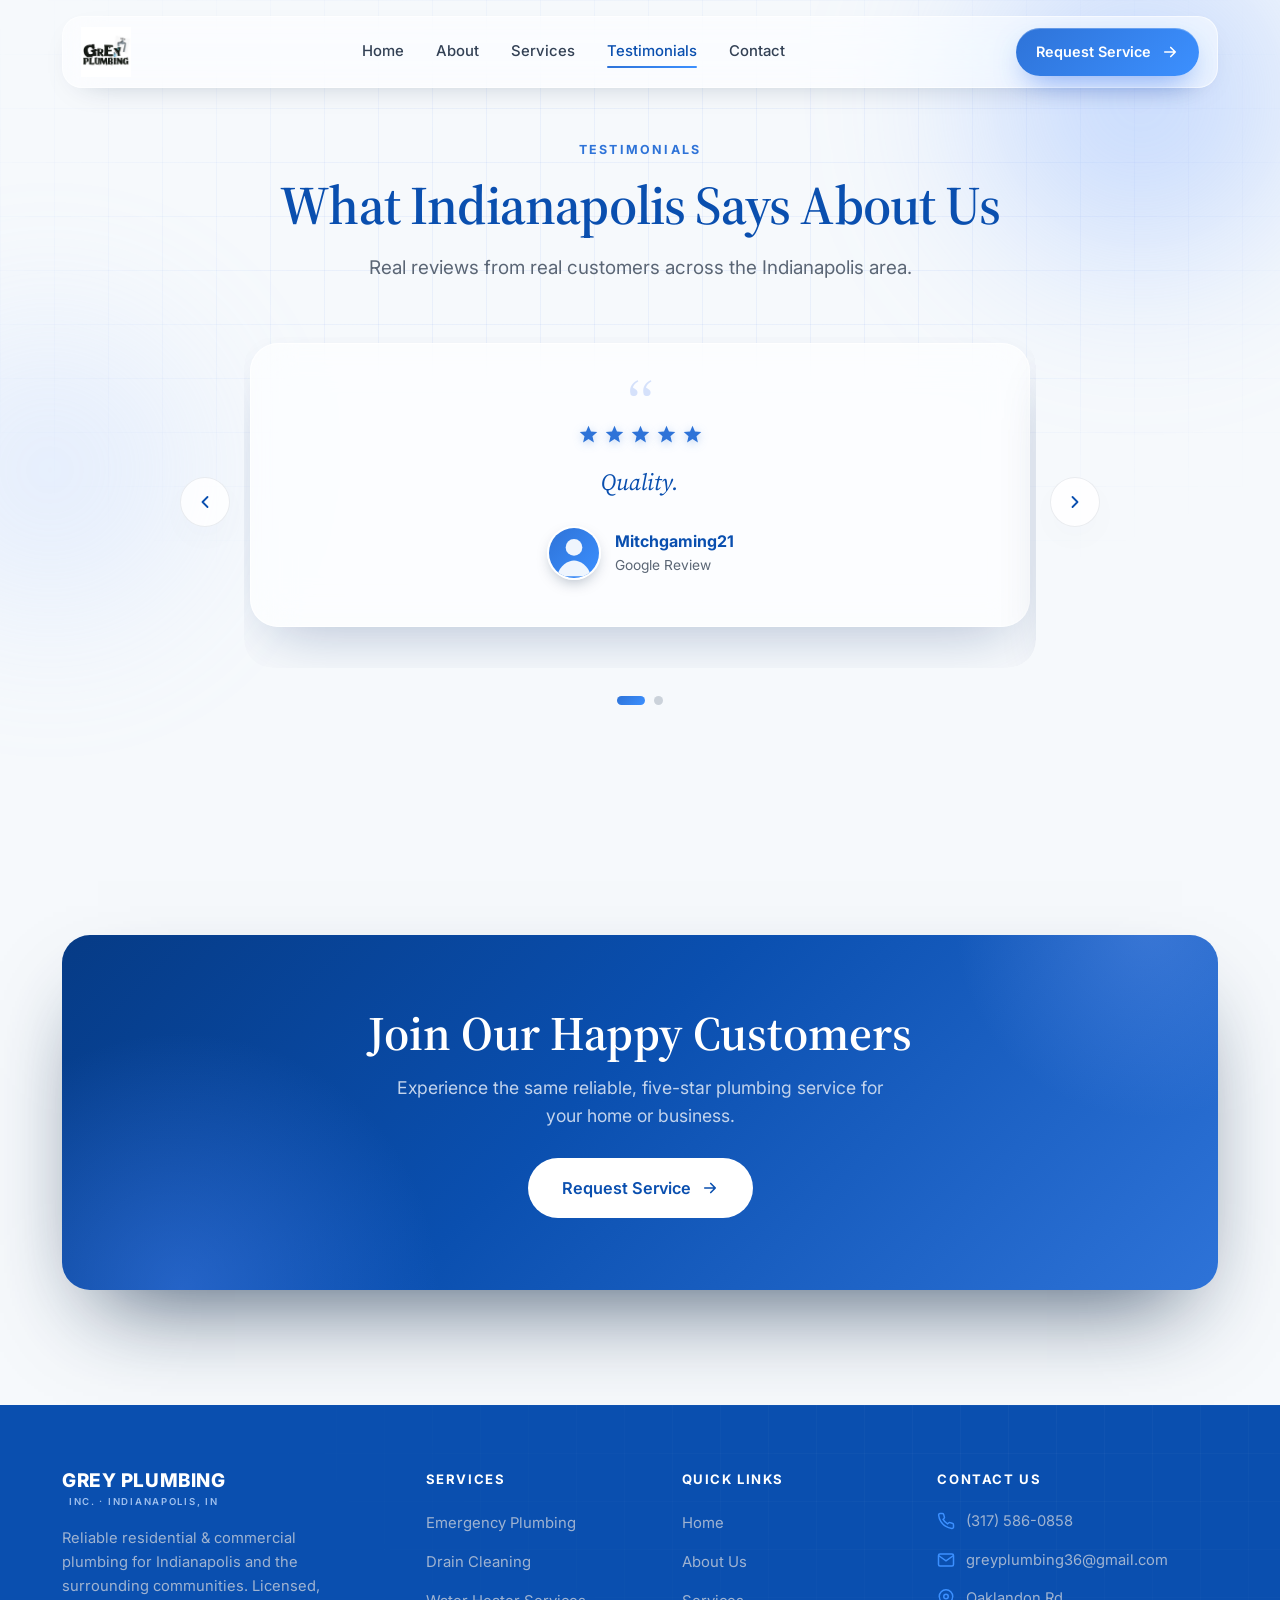
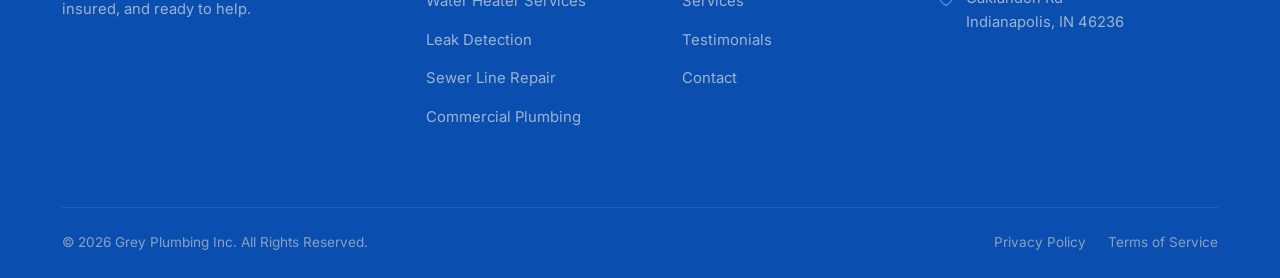
<file: testimonials.html>
<!DOCTYPE html>
<html lang="en">
<head>
  <meta charset="UTF-8" />
  <meta name="viewport" content="width=device-width, initial-scale=1.0" />

  <title>Testimonials | Grey Plumbing Inc. — Indianapolis, IN</title>
  <meta name="description" content="See what Indianapolis homeowners and businesses say about Grey Plumbing Inc. Real reviews from real plumbing customers." />
  <meta name="keywords" content="Grey Plumbing reviews, Indianapolis plumber reviews, plumbing testimonials Indianapolis" />
  <meta name="author" content="Grey Plumbing Inc." />
  <meta name="theme-color" content="#0A4FAF" />
  <link rel="canonical" href="https://zjhunter29.github.io/grey-plumbing/testimonials.html" />

  <meta property="og:type" content="website" />
  <meta property="og:title" content="Testimonials | Grey Plumbing Inc." />
  <meta property="og:description" content="Real reviews from Indianapolis plumbing customers." />
  <meta property="og:site_name" content="Grey Plumbing Inc." />
  <meta property="og:url" content="https://zjhunter29.github.io/grey-plumbing/testimonials.html" />
  <meta property="og:image" content="https://zjhunter29.github.io/grey-plumbing/logo.jpg" />
  <meta name="twitter:card" content="summary_large_image" />
  <meta name="twitter:title" content="Testimonials | Grey Plumbing Inc." />
  <meta name="twitter:description" content="What Indianapolis says about Grey Plumbing." />
  <meta name="twitter:image" content="https://zjhunter29.github.io/grey-plumbing/logo.jpg" />

  <link rel="icon" href="logo.jpg" />

  <link rel="preconnect" href="https://fonts.googleapis.com" />
  <link rel="preconnect" href="https://fonts.gstatic.com" crossorigin />
  <link href="https://fonts.googleapis.com/css2?family=Inter:wght@400;500;600;700;800;900&family=Source+Serif+4:opsz,wght@8..60,400;8..60,500;8..60,600;8..60,700&display=swap" rel="stylesheet" />

  <link rel="stylesheet" href="styles.css" />
  <noscript><style>.reveal{opacity:1 !important;transform:none !important}</style></noscript>
</head>
<body>
  <a class="skip-link" href="#main">Skip to content</a>

  <header class="nav" id="nav">
    <div class="container">
      <div class="nav-inner">
        <a class="brand" href="index.html" aria-label="Grey Plumbing Inc. home">
          <img class="brand-logo" src="logo.jpg" width="819" height="819" alt="Grey Plumbing Inc." />
        </a>
        <nav class="nav-menu" aria-label="Primary">
          <div class="nav-links">
            <a href="index.html">Home</a>
            <a href="about.html">About</a>
            <a href="services.html">Services</a>
            <a href="testimonials.html" class="active" aria-current="page">Testimonials</a>
            <a href="contact.html">Contact</a>
          </div>
        </nav>
        <div class="nav-cta">
          <a href="contact.html" class="btn btn-primary">
            <span>Request Service</span>
            <svg viewBox="0 0 24 24" fill="none" stroke="currentColor" stroke-width="2.2" stroke-linecap="round" stroke-linejoin="round" aria-hidden="true"><path d="M5 12h14M13 6l6 6-6 6"/></svg>
          </a>
          <button class="nav-toggle" id="navToggle" aria-label="Toggle menu" aria-expanded="false" aria-controls="mobilePanel">
            <span></span><span></span><span></span>
          </button>
        </div>
      </div>
    </div>
  </header>

  <div class="mobile-panel" id="mobilePanel">
    <a href="index.html">Home <svg viewBox="0 0 24 24" fill="none" stroke="currentColor" stroke-width="2.2" stroke-linecap="round"><path d="M9 6l6 6-6 6"/></svg></a>
    <a href="about.html">About <svg viewBox="0 0 24 24" fill="none" stroke="currentColor" stroke-width="2.2" stroke-linecap="round"><path d="M9 6l6 6-6 6"/></svg></a>
    <a href="services.html">Services <svg viewBox="0 0 24 24" fill="none" stroke="currentColor" stroke-width="2.2" stroke-linecap="round"><path d="M9 6l6 6-6 6"/></svg></a>
    <a href="testimonials.html" class="active" aria-current="page">Testimonials <svg viewBox="0 0 24 24" fill="none" stroke="currentColor" stroke-width="2.2" stroke-linecap="round"><path d="M9 6l6 6-6 6"/></svg></a>
    <a href="contact.html">Contact <svg viewBox="0 0 24 24" fill="none" stroke="currentColor" stroke-width="2.2" stroke-linecap="round"><path d="M9 6l6 6-6 6"/></svg></a>
    <a href="contact.html" class="btn btn-primary">Request Service</a>
  </div>

  <main id="main">
    <section class="section page-hero" id="testimonials">
      <span class="orb orb-a" aria-hidden="true"></span>
      <span class="orb orb-b" style="opacity:.3" aria-hidden="true"></span>
      <div class="grid-bg" aria-hidden="true"></div>
      <div class="container">
        <div class="center">
          <span class="eyebrow reveal">Testimonials</span>
          <h1 class="page-title reveal d1">What Indianapolis Says About Us</h1>
          <p class="page-lead reveal d2">Real reviews from real customers across the Indianapolis area.</p>
        </div>

        <div class="testi-wrap reveal d2">
          <button class="t-arrow t-prev" aria-label="Previous testimonial"><svg viewBox="0 0 24 24" fill="none" stroke="currentColor" stroke-width="2.2" stroke-linecap="round" stroke-linejoin="round"><path d="M15 18l-6-6 6-6"/></svg></button>

          <div class="testi-viewport">
            <div class="testi-track" id="testiTrack">
              <div class="t-slide">
                <div class="t-card">
                  <div class="t-quote-mark">&ldquo;</div>
                  <div class="t-stars" role="img" aria-label="Rated 5 out of 5 stars">
                    <svg viewBox="0 0 24 24" fill="currentColor" aria-hidden="true"><path d="M12 17.27L18.18 21l-1.64-7.03L22 9.24l-7.19-.61L12 2 9.19 8.63 2 9.24l5.46 4.73L5.82 21z"/></svg>
                    <svg viewBox="0 0 24 24" fill="currentColor" aria-hidden="true"><path d="M12 17.27L18.18 21l-1.64-7.03L22 9.24l-7.19-.61L12 2 9.19 8.63 2 9.24l5.46 4.73L5.82 21z"/></svg>
                    <svg viewBox="0 0 24 24" fill="currentColor" aria-hidden="true"><path d="M12 17.27L18.18 21l-1.64-7.03L22 9.24l-7.19-.61L12 2 9.19 8.63 2 9.24l5.46 4.73L5.82 21z"/></svg>
                    <svg viewBox="0 0 24 24" fill="currentColor" aria-hidden="true"><path d="M12 17.27L18.18 21l-1.64-7.03L22 9.24l-7.19-.61L12 2 9.19 8.63 2 9.24l5.46 4.73L5.82 21z"/></svg>
                    <svg viewBox="0 0 24 24" fill="currentColor" aria-hidden="true"><path d="M12 17.27L18.18 21l-1.64-7.03L22 9.24l-7.19-.61L12 2 9.19 8.63 2 9.24l5.46 4.73L5.82 21z"/></svg>
                  </div>
                  <p class="t-quote">Quality.</p>
                  <div class="t-person">
                    <span class="av"><svg viewBox="0 0 54 54"><defs><linearGradient id="t1" x1="0" y1="0" x2="1" y2="1"><stop offset="0" stop-color="#2E73D8"/><stop offset="1" stop-color="#3C90FF"/></linearGradient></defs><rect width="54" height="54" fill="url(#t1)"/><circle cx="27" cy="21" r="9" fill="#fff" opacity=".92"/><path d="M9 52c2-12 12-17 18-17s16 5 18 17z" fill="#fff" opacity=".92"/></svg></span>
                    <div class="pmeta"><div class="pn">Mitchgaming21</div><div class="pt">Google Review</div></div>
                  </div>
                </div>
              </div>
              <div class="t-slide">
                <div class="t-card">
                  <div class="t-quote-mark">&ldquo;</div>
                  <div class="t-stars" role="img" aria-label="Rated 5 out of 5 stars">
                    <svg viewBox="0 0 24 24" fill="currentColor" aria-hidden="true"><path d="M12 17.27L18.18 21l-1.64-7.03L22 9.24l-7.19-.61L12 2 9.19 8.63 2 9.24l5.46 4.73L5.82 21z"/></svg>
                    <svg viewBox="0 0 24 24" fill="currentColor" aria-hidden="true"><path d="M12 17.27L18.18 21l-1.64-7.03L22 9.24l-7.19-.61L12 2 9.19 8.63 2 9.24l5.46 4.73L5.82 21z"/></svg>
                    <svg viewBox="0 0 24 24" fill="currentColor" aria-hidden="true"><path d="M12 17.27L18.18 21l-1.64-7.03L22 9.24l-7.19-.61L12 2 9.19 8.63 2 9.24l5.46 4.73L5.82 21z"/></svg>
                    <svg viewBox="0 0 24 24" fill="currentColor" aria-hidden="true"><path d="M12 17.27L18.18 21l-1.64-7.03L22 9.24l-7.19-.61L12 2 9.19 8.63 2 9.24l5.46 4.73L5.82 21z"/></svg>
                    <svg viewBox="0 0 24 24" fill="currentColor" aria-hidden="true"><path d="M12 17.27L18.18 21l-1.64-7.03L22 9.24l-7.19-.61L12 2 9.19 8.63 2 9.24l5.46 4.73L5.82 21z"/></svg>
                  </div>
                  <p class="t-quote">Brett is unbelievable at what he does and always keeps his clients top of mind. I would recommend him to anybody especially small businesses.</p>
                  <div class="t-person">
                    <span class="av"><svg viewBox="0 0 54 54"><defs><linearGradient id="t2" x1="0" y1="0" x2="1" y2="1"><stop offset="0" stop-color="#0A4FAF"/><stop offset="1" stop-color="#2E73D8"/></linearGradient></defs><rect width="54" height="54" fill="url(#t2)"/><circle cx="27" cy="21" r="9" fill="#fff" opacity=".92"/><path d="M9 52c2-12 12-17 18-17s16 5 18 17z" fill="#fff" opacity=".92"/></svg></span>
                    <div class="pmeta"><div class="pn">Tanner Lambert</div><div class="pt">Google Review</div></div>
                  </div>
                </div>
              </div>
            </div>
          </div>

          <button class="t-arrow t-next" aria-label="Next testimonial"><svg viewBox="0 0 24 24" fill="none" stroke="currentColor" stroke-width="2.2" stroke-linecap="round" stroke-linejoin="round"><path d="M9 18l6-6-6-6"/></svg></button>
        </div>
        <div class="t-dots" id="testiDots" role="tablist" aria-label="Choose testimonial">
          <button class="t-dot active" role="tab" aria-selected="true" aria-label="Testimonial 1"></button>
          <button class="t-dot" role="tab" aria-selected="false" aria-label="Testimonial 2"></button>
        </div>
      </div>
    </section>

    <section class="section cta-band">
      <div class="container">
        <div class="cta-inner reveal">
          <h2>Join Our Happy Customers</h2>
          <p>Experience the same reliable, five-star plumbing service for your home or business.</p>
          <a href="contact.html" class="btn btn-light">
            <span>Request Service</span>
            <svg viewBox="0 0 24 24" fill="none" stroke="currentColor" stroke-width="2.2" stroke-linecap="round" stroke-linejoin="round" aria-hidden="true"><path d="M5 12h14M13 6l6 6-6 6"/></svg>
          </a>
        </div>
      </div>
    </section>
  </main>

  <footer class="footer">
    <div class="container">
      <div class="footer-top">
        <div class="footer-brand fcol">
          <a class="brand footer-wordmark" href="index.html" aria-label="Grey Plumbing Inc. home">
            <span class="fw-1">GREY PLUMBING</span>
            <span class="fw-2">Inc. &middot; Indianapolis, IN</span>
          </a>
          <p>Reliable residential &amp; commercial plumbing for Indianapolis and the surrounding communities. Licensed, insured, and ready to help.</p>
        </div>

        <div class="fcol">
          <h5>Services</h5>
          <ul>
            <li><a href="services.html">Emergency Plumbing</a></li>
            <li><a href="services.html">Drain Cleaning</a></li>
            <li><a href="services.html">Water Heater Services</a></li>
            <li><a href="services.html">Leak Detection</a></li>
            <li><a href="services.html">Sewer Line Repair</a></li>
            <li><a href="services.html">Commercial Plumbing</a></li>
          </ul>
        </div>

        <div class="fcol">
          <h5>Quick Links</h5>
          <ul>
            <li><a href="index.html">Home</a></li>
            <li><a href="about.html">About Us</a></li>
            <li><a href="services.html">Services</a></li>
            <li><a href="testimonials.html">Testimonials</a></li>
            <li><a href="contact.html">Contact</a></li>
          </ul>
        </div>

        <div class="fcol">
          <h5>Contact Us</h5>
          <div class="ci"><svg viewBox="0 0 24 24" fill="none" stroke="currentColor" stroke-width="2"><path d="M22 16.9v3a2 2 0 0 1-2.2 2 19.8 19.8 0 0 1-8.6-3 19.5 19.5 0 0 1-6-6 19.8 19.8 0 0 1-3-8.6A2 2 0 0 1 4.1 2h3a2 2 0 0 1 2 1.7c.1 1 .4 1.9.7 2.8a2 2 0 0 1-.5 2.1L8.1 9.9a16 16 0 0 0 6 6l1.3-1.2a2 2 0 0 1 2.1-.5c.9.3 1.8.6 2.8.7a2 2 0 0 1 1.7 2z"/></svg><a href="tel:+13175860858">(317) 586-0858</a></div>
          <div class="ci"><svg viewBox="0 0 24 24" fill="none" stroke="currentColor" stroke-width="2"><rect x="2" y="4" width="20" height="16" rx="2"/><path d="m22 6-10 7L2 6"/></svg><a href="mailto:greyplumbing36@gmail.com">greyplumbing36@gmail.com</a></div>
          <div class="ci"><svg viewBox="0 0 24 24" fill="none" stroke="currentColor" stroke-width="2"><path d="M21 10c0 7-9 12-9 12s-9-5-9-12a9 9 0 0 1 18 0z"/><circle cx="12" cy="10" r="3"/></svg><span>Oaklandon Rd<br />Indianapolis, IN 46236</span></div>
        </div>
      </div>

      <div class="footer-bottom">
        <p>&copy; <span id="year">2026</span> Grey Plumbing Inc. All Rights Reserved.</p>
        <div class="fb-links">
          <a href="#">Privacy Policy</a>
          <a href="#">Terms of Service</a>
        </div>
      </div>
    </div>
  </footer>

  <script src="script.js"></script>
</body>
</html>
</file>
<file: styles.css>
/* ============================================================
   DESIGN TOKENS
============================================================ */
:root{
  --primary:#0A4FAF;
  --secondary:#2E73D8;
  --accent:#3C90FF;
  --bg:#F6F9FC;
  --text:#111827;
  --subtext:#5B6675;

  --glass:rgba(255,255,255,0.65);
  --glass-strong:rgba(255,255,255,0.82);
  --glass-border:rgba(255,255,255,0.75);
  --glass-shadow:0 24px 60px -22px rgba(10,46,110,0.30);
  --card-shadow:0 12px 40px -18px rgba(10,46,110,0.22);

  --grad-brand:linear-gradient(135deg,#2E73D8 0%,#3C90FF 100%);
  --grad-text:linear-gradient(115deg,#0A4FAF 0%,#2E73D8 45%,#3C90FF 100%);
  --grad-dark:linear-gradient(135deg,#063B86 0%,#0A4FAF 45%,#2E73D8 100%);

  --font-sans:'Inter',system-ui,-apple-system,Segoe UI,Roboto,Helvetica,Arial,sans-serif;
  --font-serif:'Source Serif 4','Iowan Old Style',Georgia,'Times New Roman',serif;

  --radius-xl:28px;
  --radius:20px;
  --radius-sm:14px;
  --radius-pill:999px;

  --container:1200px;
  --nav-h:78px;

  --ease:cubic-bezier(.22,1,.36,1);
  --ease-out:cubic-bezier(.16,1,.3,1);
}

/* ============================================================
   RESET & BASE
============================================================ */
*,*::before,*::after{box-sizing:border-box;margin:0;padding:0}
html{scroll-behavior:smooth;-webkit-text-size-adjust:100%}
body{
  font-family:var(--font-sans);
  color:var(--text);
  background:var(--bg);
  line-height:1.6;
  -webkit-font-smoothing:antialiased;
  text-rendering:optimizeLegibility;
  overflow-x:hidden;
}
body.menu-open{overflow:hidden}
img,svg{display:block;max-width:100%}
a{color:inherit;text-decoration:none}
button{font-family:inherit;cursor:pointer;border:none;background:none}
ul{list-style:none}
section{scroll-margin-top:var(--nav-h)}
::selection{background:rgba(79,140,255,.25)}

:focus-visible{outline:3px solid var(--accent);outline-offset:3px;border-radius:6px}

.skip-link{
  position:absolute;left:-999px;top:8px;z-index:2000;
  background:var(--primary);color:#fff;padding:10px 18px;border-radius:10px;font-weight:600;
}
.skip-link:focus{left:12px}

/* ============================================================
   LAYOUT HELPERS
============================================================ */
.container{width:100%;max-width:var(--container);margin-inline:auto;padding-inline:22px}
.section{position:relative;padding-block:clamp(64px,9vw,118px);overflow:hidden}
.center{text-align:center}
.eyebrow{
  display:inline-block;font-size:.78rem;font-weight:700;letter-spacing:.18em;
  text-transform:uppercase;color:var(--secondary);margin-bottom:16px;
}
.section-title{
  font-family:var(--font-serif);font-weight:600;color:var(--primary);
  font-size:clamp(1.9rem,3.8vw,2.85rem);line-height:1.12;letter-spacing:-.01em;
}
.section-sub{
  color:var(--subtext);font-size:1.05rem;max-width:600px;margin-top:18px;
}
.center .section-sub{margin-inline:auto}

/* gradient text */
.gtext{
  background:var(--grad-text);-webkit-background-clip:text;background-clip:text;
  -webkit-text-fill-color:transparent;color:transparent;
}

/* ============================================================
   GLASS PRIMITIVE
============================================================ */
.glass{
  background:var(--glass);
  backdrop-filter:blur(22px) saturate(160%);
  -webkit-backdrop-filter:blur(22px) saturate(160%);
  border:1px solid var(--glass-border);
  box-shadow:var(--card-shadow);
}

/* glass light-sweep reflection */
.sweep{position:relative;overflow:hidden}
.sweep::after{
  content:"";position:absolute;inset:0;pointer-events:none;
  background:linear-gradient(120deg,transparent 32%,rgba(255,255,255,.55) 48%,rgba(255,255,255,.18) 54%,transparent 70%);
  transform:translateX(-130%);transition:transform .9s var(--ease-out);
}
.sweep:hover::after{transform:translateX(130%)}

/* ============================================================
   BUTTONS
============================================================ */
.btn{
  display:inline-flex;align-items:center;gap:10px;justify-content:center;
  font-weight:600;font-size:.98rem;padding:15px 26px;border-radius:var(--radius-pill);
  transition:transform .35s var(--ease),box-shadow .35s var(--ease),background .35s var(--ease),color .3s ease;
  white-space:nowrap;
}
.btn svg{width:18px;height:18px;transition:transform .35s var(--ease)}
.btn-primary{
  color:#fff;background:var(--grad-brand);
  box-shadow:0 12px 30px -10px rgba(37,99,235,.6), inset 0 1px 0 rgba(255,255,255,.25);
}
.btn-primary:hover{transform:translateY(-3px);box-shadow:0 20px 40px -10px rgba(37,99,235,.75), 0 0 0 4px rgba(79,140,255,.18)}
.btn-primary:hover svg{transform:translateX(4px)}
.btn-ghost{
  color:var(--primary);background:var(--glass-strong);
  border:1px solid rgba(10,35,66,.10);backdrop-filter:blur(12px);
  box-shadow:0 8px 24px -16px rgba(10,35,66,.4);
}
.btn-ghost:hover{transform:translateY(-3px);border-color:rgba(37,99,235,.35);box-shadow:0 14px 30px -14px rgba(37,99,235,.4)}
.btn-ghost:hover svg{transform:translateY(3px)}
.btn-light{color:var(--primary);background:#fff}
.btn-light:hover{transform:translateY(-3px);box-shadow:0 20px 44px -16px rgba(0,0,0,.4)}
.btn-light:hover svg{transform:translateX(4px)}

/* ============================================================
   BACKGROUND ATMOSPHERE
============================================================ */
.orb{position:absolute;border-radius:50%;filter:blur(70px);opacity:.5;z-index:0;pointer-events:none}
.orb-a{width:520px;height:520px;background:radial-gradient(circle,#7AA8FF,transparent 65%);top:-160px;right:-120px}
.orb-b{width:460px;height:460px;background:radial-gradient(circle,#A5C4FF,transparent 65%);top:240px;left:-180px;opacity:.4}
.grid-bg{
  position:absolute;inset:0;z-index:0;pointer-events:none;
  background-image:linear-gradient(rgba(37,99,235,.06) 1px,transparent 1px),
                   linear-gradient(90deg,rgba(37,99,235,.06) 1px,transparent 1px);
  background-size:54px 54px;
  -webkit-mask-image:radial-gradient(ellipse 80% 60% at 50% 30%,#000 30%,transparent 78%);
  mask-image:radial-gradient(ellipse 80% 60% at 50% 30%,#000 30%,transparent 78%);
  animation:gridpan 28s linear infinite;
}
@keyframes gridpan{from{background-position:0 0}to{background-position:54px 54px}}

/* ============================================================
   NAVBAR
============================================================ */
.nav{
  position:fixed;top:0;left:0;right:0;z-index:1000;
  transition:padding .35s var(--ease),background .35s ease,box-shadow .35s ease,backdrop-filter .35s ease;
  padding:16px 0;
}
.nav-inner{
  display:flex;align-items:center;justify-content:space-between;gap:24px;
  padding:10px 18px;border-radius:var(--radius);
  background:rgba(255,255,255,.55);
  border:1px solid rgba(255,255,255,.6);
  backdrop-filter:blur(18px) saturate(160%);
  -webkit-backdrop-filter:blur(18px) saturate(160%);
  box-shadow:0 10px 34px -22px rgba(10,35,66,.4);
  transition:box-shadow .35s ease,background .35s ease;
}
.nav.scrolled{padding:8px 0}
.nav.scrolled .nav-inner{background:rgba(255,255,255,.78);box-shadow:0 14px 40px -24px rgba(10,35,66,.55)}

.brand{display:flex;align-items:center;gap:11px;flex-shrink:0}
.brand-mark{width:40px;height:40px;border-radius:11px;background:var(--grad-dark);
  display:grid;place-items:center;box-shadow:inset 0 1px 0 rgba(255,255,255,.2),0 6px 16px -8px rgba(10,35,66,.6)}
.brand-mark svg{width:22px;height:22px}
.brand-text{display:flex;flex-direction:column;line-height:1}
.brand-text .b1{font-weight:800;font-size:1.02rem;letter-spacing:.02em;color:var(--primary)}
.brand-text .b2{font-size:.58rem;letter-spacing:.14em;text-transform:uppercase;color:var(--subtext);margin-top:3px;font-weight:600}
.brand-text .b3{font-size:.58rem;letter-spacing:.34em;text-transform:uppercase;color:var(--secondary);font-weight:700;margin-top:2px}

.nav-menu{display:none}
.nav-links{display:flex;align-items:center;gap:4px}
.nav-links a{
  position:relative;font-size:.93rem;font-weight:500;color:#334155;
  padding:9px 14px;border-radius:10px;transition:color .25s ease,background .25s ease;
}
.nav-links a::after{
  content:"";position:absolute;left:14px;right:14px;bottom:5px;height:2px;border-radius:2px;
  background:var(--grad-brand);transform:scaleX(0);transform-origin:left;transition:transform .3s var(--ease);
}
.nav-links a:hover{color:var(--primary)}
.nav-links a.active{color:var(--primary)}
.nav-links a:hover::after,.nav-links a.active::after{transform:scaleX(1)}

.nav-cta{display:flex;align-items:center;gap:10px}
.nav-cta .btn{padding:12px 20px;font-size:.9rem}

.nav-toggle{
  display:inline-flex;flex-direction:column;justify-content:center;gap:5px;
  width:46px;height:46px;border-radius:12px;background:rgba(255,255,255,.6);
  border:1px solid rgba(10,35,66,.08);
}
.nav-toggle span{display:block;width:20px;height:2px;margin-inline:auto;background:var(--primary);border-radius:2px;transition:transform .3s var(--ease),opacity .2s ease}
.nav.open .nav-toggle span:nth-child(1){transform:translateY(7px) rotate(45deg)}
.nav.open .nav-toggle span:nth-child(2){opacity:0}
.nav.open .nav-toggle span:nth-child(3){transform:translateY(-7px) rotate(-45deg)}

/* mobile dropdown panel */
.mobile-panel{
  position:fixed;inset:0 0 0 0;top:0;z-index:999;
  padding:calc(var(--nav-h) + 16px) 22px 28px;
  background:rgba(246,248,252,.92);
  backdrop-filter:blur(22px);-webkit-backdrop-filter:blur(22px);
  transform:translateY(-12px);opacity:0;pointer-events:none;
  transition:opacity .3s ease,transform .35s var(--ease);
  display:flex;flex-direction:column;gap:8px;
}
.nav.open + .mobile-panel{opacity:1;transform:none;pointer-events:auto}
.mobile-panel a{
  font-size:1.15rem;font-weight:600;color:var(--primary);
  padding:16px 18px;border-radius:14px;background:rgba(255,255,255,.6);
  border:1px solid rgba(255,255,255,.7);display:flex;align-items:center;justify-content:space-between;
}
.mobile-panel a.active{border-color:rgba(37,99,235,.4);color:var(--secondary)}
.mobile-panel a svg{width:18px;height:18px;color:var(--secondary)}
.mobile-panel .btn{margin-top:10px;padding:17px}

/* ============================================================
   HERO (home)
============================================================ */
.hero{position:relative;display:grid;align-items:center;min-height:100svh;
  padding-top:calc(var(--nav-h) + 40px);padding-bottom:72px;overflow:hidden}
.hero-grid{display:grid;gap:48px;align-items:center;position:relative;z-index:2}

.hero-badge{
  display:inline-flex;align-items:center;gap:9px;font-size:.8rem;font-weight:600;color:var(--primary);
  padding:8px 15px;border-radius:var(--radius-pill);margin-bottom:26px;
  background:rgba(255,255,255,.6);border:1px solid rgba(255,255,255,.7);
  box-shadow:0 8px 22px -16px rgba(10,35,66,.5);
}
.hero-badge .dot{width:8px;height:8px;border-radius:50%;background:var(--accent);box-shadow:0 0 0 4px rgba(60,144,255,.22);animation:pulse 2.4s ease-in-out infinite}
@keyframes pulse{0%,100%{box-shadow:0 0 0 4px rgba(60,144,255,.22)}50%{box-shadow:0 0 0 7px rgba(60,144,255,.05)}}

.hero h1{
  font-family:var(--font-serif);font-weight:600;color:var(--primary);
  font-size:clamp(2.7rem,6.6vw,4.6rem);line-height:1.04;letter-spacing:-.018em;
}
.hero-lead{color:var(--subtext);font-size:clamp(1.05rem,1.6vw,1.22rem);max-width:520px;margin-top:24px}
.hero-actions{display:flex;flex-wrap:wrap;gap:14px;margin-top:34px}

.trust{display:flex;align-items:center;gap:14px;margin-top:38px}
.avatars{display:flex}
.avatars .av{
  width:42px;height:42px;border-radius:50%;border:2.5px solid #fff;margin-left:-12px;
  box-shadow:0 4px 12px -4px rgba(10,35,66,.4);overflow:hidden;
}
.avatars .av:first-child{margin-left:0}
.trust-text{font-size:.9rem;color:var(--subtext);line-height:1.35}
.trust-text strong{color:var(--primary);font-weight:600;display:block}

/* hero visual / dashboard cluster (static — no float) */
.hero-visual{position:relative;min-height:430px}
.dash{
  position:relative;display:flex;flex-direction:column;gap:18px;
  padding:6px;max-width:420px;margin-inline:auto;
}

.dcard{border-radius:var(--radius);padding:22px 24px;position:relative}
.dcard.glass{box-shadow:var(--glass-shadow)}
.dcard .dlabel{font-size:.74rem;font-weight:700;letter-spacing:.12em;text-transform:uppercase;color:var(--subtext)}
.dcard-main .dtitle{display:flex;align-items:center;justify-content:space-between;margin-bottom:16px}
.dcard-main .dtitle span{font-weight:700;color:var(--primary);font-size:.96rem}
.dcard-main .pill{font-size:.7rem;font-weight:700;color:var(--secondary);background:rgba(60,144,255,.12);padding:5px 9px;border-radius:8px}
.drow{display:flex;align-items:flex-end;justify-content:space-between;gap:16px}
.dval{font-size:2rem;font-weight:800;color:var(--primary);line-height:1;letter-spacing:-.02em}
.dval.green{color:var(--secondary)}
.dsub{font-size:.8rem;color:var(--subtext);margin-top:7px}
.dsub .up{color:var(--accent);font-weight:700}
.chart{width:130px;height:54px;flex-shrink:0}

.dmini{display:flex;align-items:center;gap:16px}
.dmini .icon{
  width:48px;height:48px;border-radius:14px;flex-shrink:0;display:grid;place-items:center;color:#fff;
  box-shadow:0 10px 22px -10px rgba(37,99,235,.6);
}
.dmini .icon.blue{background:var(--grad-brand)}
.dmini .icon.mint{background:linear-gradient(135deg,#2E73D8,#3C90FF);box-shadow:0 10px 22px -10px rgba(46,115,216,.6)}
.dmini .icon svg{width:22px;height:22px}
.dmini .meta{flex:1}
.dmini .meta .v{font-size:1.5rem;font-weight:800;color:var(--primary);line-height:1.1;letter-spacing:-.02em}
.dmini .meta .v.mint{color:var(--secondary)}

.spark{position:absolute;border-radius:var(--radius-sm);padding:11px 15px;z-index:3;display:flex;align-items:center;gap:9px;font-size:.8rem;font-weight:600;color:var(--primary)}
.spark svg{width:18px;height:18px;color:var(--secondary)}
.spark-1{top:-14px;left:-10px}
.dtile{width:62px;height:62px;border-radius:16px;flex-shrink:0;display:grid;place-items:center;color:#fff;background:var(--grad-brand);box-shadow:0 12px 24px -12px rgba(46,115,216,.6),inset 0 1px 0 rgba(255,255,255,.3)}
.dtile svg{width:30px;height:30px}

/* brand logo (header / mobile) + footer wordmark */
.brand-logo{height:50px;width:auto;display:block;mix-blend-mode:multiply;transition:height .35s var(--ease)}
.nav.scrolled .brand-logo{height:44px}
.footer-wordmark{display:inline-flex;flex-direction:column;gap:3px}
.footer-wordmark .fw-1{font-weight:800;font-size:1.18rem;letter-spacing:.03em;color:#fff;line-height:1}
.footer-wordmark .fw-2{font-size:.6rem;letter-spacing:.18em;text-transform:uppercase;color:#9fc0ee;font-weight:600}

/* ============================================================
   PAGE HERO (subpages)
============================================================ */
.page-hero{padding-top:calc(var(--nav-h) + 58px)}
.page-hero .container{position:relative;z-index:2}
.page-title{
  font-family:var(--font-serif);font-weight:600;color:var(--primary);
  font-size:clamp(2.3rem,5vw,3.4rem);line-height:1.08;letter-spacing:-.015em;
}
.page-lead{color:var(--subtext);font-size:clamp(1.02rem,1.5vw,1.18rem);max-width:640px;margin:18px auto 0}
.about-intro{max-width:780px;margin-inline:auto}
.about-intro p{color:var(--subtext);font-size:1.08rem;margin-top:20px}

/* ============================================================
   FEATURE / SERVICE CARDS
============================================================ */
.cards-grid{display:grid;gap:22px;margin-top:54px}
.feature-card{
  border-radius:var(--radius);padding:30px 28px 32px;position:relative;
  transition:transform .45s var(--ease),box-shadow .45s var(--ease);
  background:var(--glass);backdrop-filter:blur(20px) saturate(150%);
  -webkit-backdrop-filter:blur(20px) saturate(150%);
  border:1px solid var(--glass-border);box-shadow:var(--card-shadow);
}
.feature-card::before{
  content:"";position:absolute;inset:0;border-radius:inherit;padding:1.4px;
  background:linear-gradient(135deg,var(--accent),rgba(79,140,255,0) 45%);
  -webkit-mask:linear-gradient(#000 0 0) content-box,linear-gradient(#000 0 0);
  -webkit-mask-composite:xor;mask-composite:exclude;
  opacity:0;transition:opacity .45s ease;pointer-events:none;
}
.feature-card:hover{transform:translateY(-10px);box-shadow:0 32px 60px -28px rgba(37,99,235,.45)}
.feature-card:hover::before{opacity:1}
.ico{
  width:56px;height:56px;border-radius:16px;display:grid;place-items:center;color:#fff;
  background:var(--grad-brand);margin-bottom:22px;
  box-shadow:0 14px 28px -12px rgba(37,99,235,.65),inset 0 1px 0 rgba(255,255,255,.3);
  transition:transform .45s var(--ease);
}
.feature-card:hover .ico{transform:scale(1.06) rotate(-3deg)}
.ico svg{width:27px;height:27px}
.feature-card h3{font-size:1.18rem;color:var(--primary);font-weight:700;margin-bottom:10px}
.feature-card p{color:var(--subtext);font-size:.95rem}

/* ============================================================
   STATS
============================================================ */
.stats-band{position:relative}
.stats-inner{
  border-radius:var(--radius-xl);padding:clamp(34px,5vw,52px);
  background:var(--grad-dark);position:relative;overflow:hidden;
  box-shadow:0 40px 80px -34px rgba(10,35,66,.7);
}
.stats-inner::before{content:"";position:absolute;width:420px;height:420px;border-radius:50%;
  background:radial-gradient(circle,rgba(79,140,255,.35),transparent 65%);top:-160px;right:-80px}
.stats-inner::after{content:"";position:absolute;inset:0;
  background-image:linear-gradient(rgba(255,255,255,.05) 1px,transparent 1px),linear-gradient(90deg,rgba(255,255,255,.05) 1px,transparent 1px);
  background-size:46px 46px;-webkit-mask-image:radial-gradient(ellipse at 70% 0%,#000,transparent 70%);mask-image:radial-gradient(ellipse at 70% 0%,#000,transparent 70%)}
.stats-grid{position:relative;z-index:2;display:grid;gap:30px;grid-template-columns:repeat(2,1fr);text-align:center}
.stat .num{font-family:var(--font-serif);font-weight:700;color:#fff;font-size:clamp(2.3rem,5vw,3.3rem);line-height:1;letter-spacing:-.02em}
.stat .num .gtext{background:linear-gradient(120deg,#bcd6ff,#3C90FF);-webkit-background-clip:text;background-clip:text;-webkit-text-fill-color:transparent}
.stat .lbl{color:#b9cbe6;font-size:.95rem;margin-top:12px;font-weight:500}

/* ============================================================
   TESTIMONIALS
============================================================ */
.testi-wrap{position:relative;max-width:920px;margin:54px auto 0;display:flex;align-items:center;gap:14px}
.testi-viewport{overflow:hidden;flex:1;border-radius:var(--radius-xl)}
.testi-track{display:flex;transition:transform .65s var(--ease)}
.t-slide{min-width:100%;padding:6px}
.t-card{
  border-radius:var(--radius-xl);padding:clamp(28px,4vw,46px);text-align:center;position:relative;
  background:var(--glass);backdrop-filter:blur(20px) saturate(150%);-webkit-backdrop-filter:blur(20px) saturate(150%);
  border:1px solid var(--glass-border);box-shadow:var(--glass-shadow);
}
.t-quote-mark{font-family:var(--font-serif);font-size:4.5rem;line-height:.5;color:rgba(37,99,235,.18);height:34px}
.t-stars{display:flex;justify-content:center;gap:5px;margin-bottom:20px;color:#2E73D8}
.t-stars svg{width:21px;height:21px;filter:drop-shadow(0 2px 5px rgba(46,115,216,.3))}
.t-quote{font-family:var(--font-serif);font-size:clamp(1.1rem,2vw,1.45rem);color:var(--primary);font-style:italic;line-height:1.5;margin-bottom:26px}
.t-person{display:flex;align-items:center;justify-content:center;gap:14px}
.t-person .av{width:54px;height:54px;border-radius:50%;overflow:hidden;border:2px solid #fff;box-shadow:0 6px 16px -6px rgba(10,35,66,.4)}
.t-person .pmeta{text-align:left}
.t-person .pmeta .pn{font-weight:700;color:var(--primary)}
.t-person .pmeta .pt{font-size:.86rem;color:var(--subtext)}

.t-arrow{
  width:50px;height:50px;border-radius:50%;flex-shrink:0;display:grid;place-items:center;color:var(--primary);
  background:var(--glass-strong);border:1px solid rgba(10,35,66,.08);box-shadow:var(--card-shadow);
  transition:transform .3s var(--ease),color .3s ease,background .3s ease;
}
.t-arrow:hover{transform:scale(1.08);color:var(--secondary)}
.t-arrow svg{width:20px;height:20px}
.t-dots{display:flex;justify-content:center;gap:9px;margin-top:28px}
.t-dot{width:9px;height:9px;border-radius:50%;background:rgba(10,35,66,.18);transition:all .35s var(--ease)}
.t-dot.active{width:28px;border-radius:6px;background:var(--grad-brand)}

/* ============================================================
   ICON CARD GRID (Why Choose Us)
============================================================ */
.ind-grid{display:grid;gap:18px;margin-top:54px;grid-template-columns:repeat(2,1fr)}
.ind-card{
  border-radius:var(--radius);padding:26px 24px;display:flex;align-items:center;gap:16px;
  background:var(--glass);backdrop-filter:blur(16px);-webkit-backdrop-filter:blur(16px);
  border:1px solid var(--glass-border);box-shadow:var(--card-shadow);
  transition:transform .4s var(--ease),box-shadow .4s var(--ease);
}
.ind-card:hover{transform:translateY(-6px);box-shadow:0 26px 50px -26px rgba(37,99,235,.4)}
.ind-card .iico{
  width:50px;height:50px;border-radius:14px;flex-shrink:0;display:grid;place-items:center;color:var(--secondary);
  background:linear-gradient(135deg,rgba(37,99,235,.12),rgba(79,140,255,.05));border:1px solid rgba(37,99,235,.12);
  transition:transform .4s var(--ease)}
.ind-card:hover .iico{transform:scale(1.08)}
.ind-card .iico svg{width:25px;height:25px}
.ind-card h4{font-size:1.05rem;color:var(--primary)}
.ind-card p{font-size:.84rem;color:var(--subtext);margin-top:3px}

/* ============================================================
   PROCESS
============================================================ */
.proc-grid{position:relative;display:grid;gap:26px;margin-top:58px}
.proc-line{display:none}
.step{position:relative;border-radius:var(--radius);padding:30px 26px;background:var(--glass);
  backdrop-filter:blur(16px);-webkit-backdrop-filter:blur(16px);border:1px solid var(--glass-border);box-shadow:var(--card-shadow);
  transition:transform .4s var(--ease),box-shadow .4s var(--ease)}
.step:hover{transform:translateY(-8px);box-shadow:0 30px 56px -28px rgba(37,99,235,.4)}
.step .snum{font-family:var(--font-serif);font-size:2.6rem;font-weight:700;line-height:1;
  background:var(--grad-text);-webkit-background-clip:text;background-clip:text;-webkit-text-fill-color:transparent;opacity:.9}
.step .sdot{position:absolute;top:34px;right:26px;width:14px;height:14px;border-radius:50%;background:var(--grad-brand);box-shadow:0 0 0 5px rgba(79,140,255,.18)}
.step h4{font-size:1.18rem;color:var(--primary);margin:16px 0 8px}
.step p{font-size:.92rem;color:var(--subtext)}

/* ============================================================
   CONTACT
============================================================ */
.contact-grid{display:grid;gap:30px}
.contact-card{
  border-radius:var(--radius-xl);padding:clamp(26px,3.5vw,40px);
  background:var(--glass);backdrop-filter:blur(20px) saturate(150%);-webkit-backdrop-filter:blur(20px) saturate(150%);
  border:1px solid var(--glass-border);box-shadow:var(--glass-shadow);
}
.contact-card h2{font-family:var(--font-serif);font-weight:600;font-size:1.6rem;color:var(--primary);margin-bottom:8px}
.contact-card > p.muted{color:var(--subtext);font-size:.96rem;margin-bottom:26px}
.cinfo{display:flex;gap:14px;align-items:flex-start;margin-bottom:22px}
.cinfo:last-of-type{margin-bottom:0}
.cinfo .ci-ico{width:46px;height:46px;border-radius:13px;flex-shrink:0;display:grid;place-items:center;color:#fff;
  background:var(--grad-brand);box-shadow:0 10px 22px -12px rgba(37,99,235,.6)}
.cinfo .ci-ico svg{width:21px;height:21px}
.cinfo .ci-meta .k{font-size:.74rem;font-weight:700;letter-spacing:.1em;text-transform:uppercase;color:var(--subtext)}
.cinfo .ci-meta .v{color:var(--primary);font-weight:600;margin-top:3px}
.cinfo .ci-meta a{transition:color .25s ease}
.cinfo .ci-meta a:hover{color:var(--secondary)}

.field{margin-bottom:18px}
.field-row{display:grid;gap:18px}
.field label{display:block;font-size:.85rem;font-weight:600;color:var(--primary);margin-bottom:7px}
.field input,.field textarea,.field select{
  width:100%;font-family:inherit;font-size:.96rem;color:var(--text);
  padding:13px 15px;border-radius:12px;border:1px solid rgba(10,35,66,.14);
  background:rgba(255,255,255,.85);transition:border-color .25s ease,box-shadow .25s ease;
}
.field textarea{min-height:140px;resize:vertical}
.field input:focus,.field textarea:focus,.field select:focus{outline:none;border-color:var(--accent);box-shadow:0 0 0 4px rgba(79,140,255,.16)}
.field input::placeholder,.field textarea::placeholder{color:#9aa6b6}
.form-submit{width:100%;margin-top:4px}
.form-note{margin-top:16px;padding:13px 16px;border-radius:12px;background:rgba(60,144,255,.12);
  border:1px solid rgba(60,144,255,.28);color:var(--primary);font-size:.92rem;font-weight:600;display:none}
.form-note.show{display:block}

/* ============================================================
   CTA BANNER
============================================================ */
.cta-band{position:relative}
.cta-inner{
  border-radius:var(--radius-xl);padding:clamp(40px,6vw,72px);position:relative;overflow:hidden;
  background:var(--grad-dark);box-shadow:0 44px 90px -36px rgba(10,35,66,.75);
  display:flex;flex-direction:column;align-items:center;text-align:center;gap:14px;
}
.cta-inner::before{content:"";position:absolute;width:560px;height:560px;border-radius:50%;left:-160px;bottom:-280px;
  background:radial-gradient(circle,rgba(79,140,255,.4),transparent 65%)}
.cta-inner::after{content:"";position:absolute;width:420px;height:420px;border-radius:50%;right:-140px;top:-220px;
  background:radial-gradient(circle,rgba(124,168,255,.3),transparent 65%)}
.cta-inner > *{position:relative;z-index:2}
.cta-inner h2{font-family:var(--font-serif);font-weight:600;color:#fff;font-size:clamp(1.9rem,4vw,3rem);line-height:1.1;max-width:760px}
.cta-inner p{color:#c2d3ec;font-size:1.1rem;max-width:520px}
.cta-inner .btn{margin-top:14px;padding:17px 34px;font-size:1.02rem}

/* ============================================================
   FOOTER
============================================================ */
.footer{background:var(--primary);color:#cdd9ec;position:relative;overflow:hidden;margin-top:0}
.footer::before{content:"";position:absolute;inset:0;background-image:linear-gradient(rgba(255,255,255,.03) 1px,transparent 1px),linear-gradient(90deg,rgba(255,255,255,.03) 1px,transparent 1px);background-size:48px 48px;-webkit-mask-image:radial-gradient(ellipse at 80% 0%,#000,transparent 60%);mask-image:radial-gradient(ellipse at 80% 0%,#000,transparent 60%)}
.footer-top{position:relative;z-index:2;display:grid;gap:42px;padding-block:64px;grid-template-columns:1fr}
.footer-brand .brand-text .b1,.footer-brand .brand-text .b3{color:#fff}
.footer-brand .brand-text .b2{color:#9fb3d1}
.footer-brand p{margin-top:18px;font-size:.92rem;color:#9fb3d1;max-width:300px}

.fcol h5{color:#fff;font-size:.82rem;font-weight:700;letter-spacing:.12em;text-transform:uppercase;margin-bottom:20px}
.fcol ul li{margin-bottom:13px}
.fcol ul a{font-size:.93rem;color:#9fb3d1;transition:color .25s ease}
.fcol ul a:hover{color:#fff}
.fcol .ci{display:flex;gap:11px;margin-bottom:15px;font-size:.92rem;color:#9fb3d1;align-items:flex-start}
.fcol .ci svg{width:18px;height:18px;color:var(--accent);flex-shrink:0;margin-top:2px}

.footer-bottom{position:relative;z-index:2;border-top:1px solid rgba(255,255,255,.1);padding-block:24px;
  display:flex;flex-direction:column;gap:12px;align-items:center;text-align:center;font-size:.85rem;color:#8ba0bf}
.footer-bottom .fb-links{display:flex;gap:22px;flex-wrap:wrap;justify-content:center}
.footer-bottom a:hover{color:#fff}

/* ============================================================
   SCROLL REVEAL
============================================================ */
.reveal{opacity:0;transform:translateY(30px);transition:opacity .8s var(--ease),transform .8s var(--ease)}
.reveal.in{opacity:1;transform:none}
.reveal.d1{transition-delay:.08s}.reveal.d2{transition-delay:.16s}.reveal.d3{transition-delay:.24s}
.reveal.d4{transition-delay:.32s}.reveal.d5{transition-delay:.40s}.reveal.d6{transition-delay:.48s}

/* ============================================================
   RESPONSIVE
============================================================ */
@media (min-width:560px){
  .field-row{grid-template-columns:1fr 1fr}
}
@media (min-width:600px){
  .stats-grid{grid-template-columns:repeat(4,1fr)}
  .cards-grid{grid-template-columns:repeat(2,1fr)}
  .ind-grid{grid-template-columns:repeat(3,1fr)}
}
@media (min-width:768px){
  .footer-top{grid-template-columns:repeat(2,1fr);column-gap:40px}
  .footer-bottom{flex-direction:row;justify-content:space-between;text-align:left}
}
@media (min-width:900px){
  .contact-grid{grid-template-columns:.85fr 1.15fr;align-items:start}
}
@media (min-width:960px){
  .nav-menu{display:flex;align-items:center;gap:18px}
  .nav-toggle{display:none}
  .mobile-panel{display:none}
  .hero-grid{grid-template-columns:1.05fr .95fr}
  .cards-grid{grid-template-columns:repeat(3,1fr)}
  .proc-grid{grid-template-columns:repeat(4,1fr)}
  .proc-line{display:block;position:absolute;top:54px;left:8%;right:8%;height:2px;z-index:0;
    background:linear-gradient(90deg,rgba(37,99,235,.15),rgba(79,140,255,.6),rgba(37,99,235,.15));
    background-size:200% 100%;animation:flowline 4s linear infinite}
  .footer-top{grid-template-columns:1.5fr 1fr 1fr 1.3fr}
}
@keyframes flowline{from{background-position:0 0}to{background-position:200% 0}}

@media (max-width:520px){
  .hero-actions .btn{flex:1}
}

/* ============================================================
   REDUCED MOTION
============================================================ */
@media (prefers-reduced-motion:reduce){
  *,*::before,*::after{animation-duration:.001ms !important;animation-iteration-count:1 !important;transition-duration:.001ms !important;scroll-behavior:auto !important}
  .reveal{opacity:1;transform:none}
}
</file>
